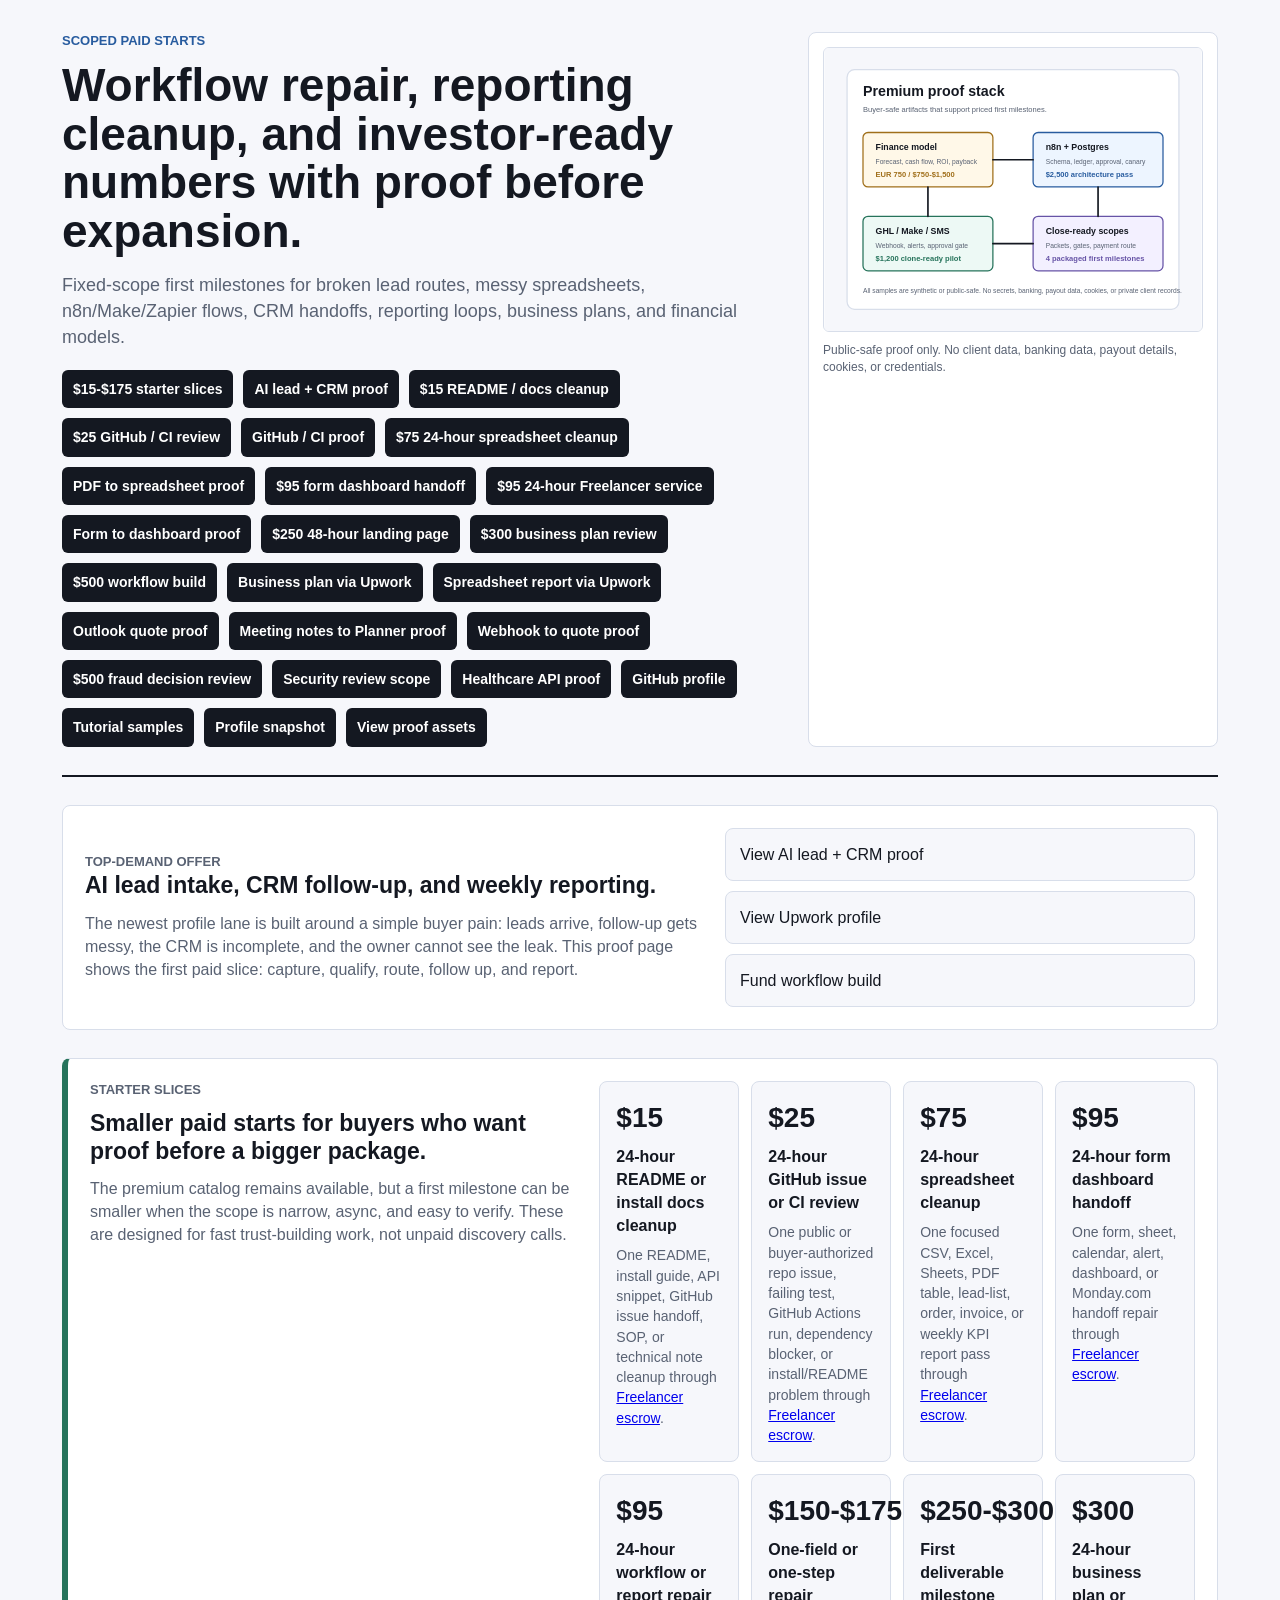
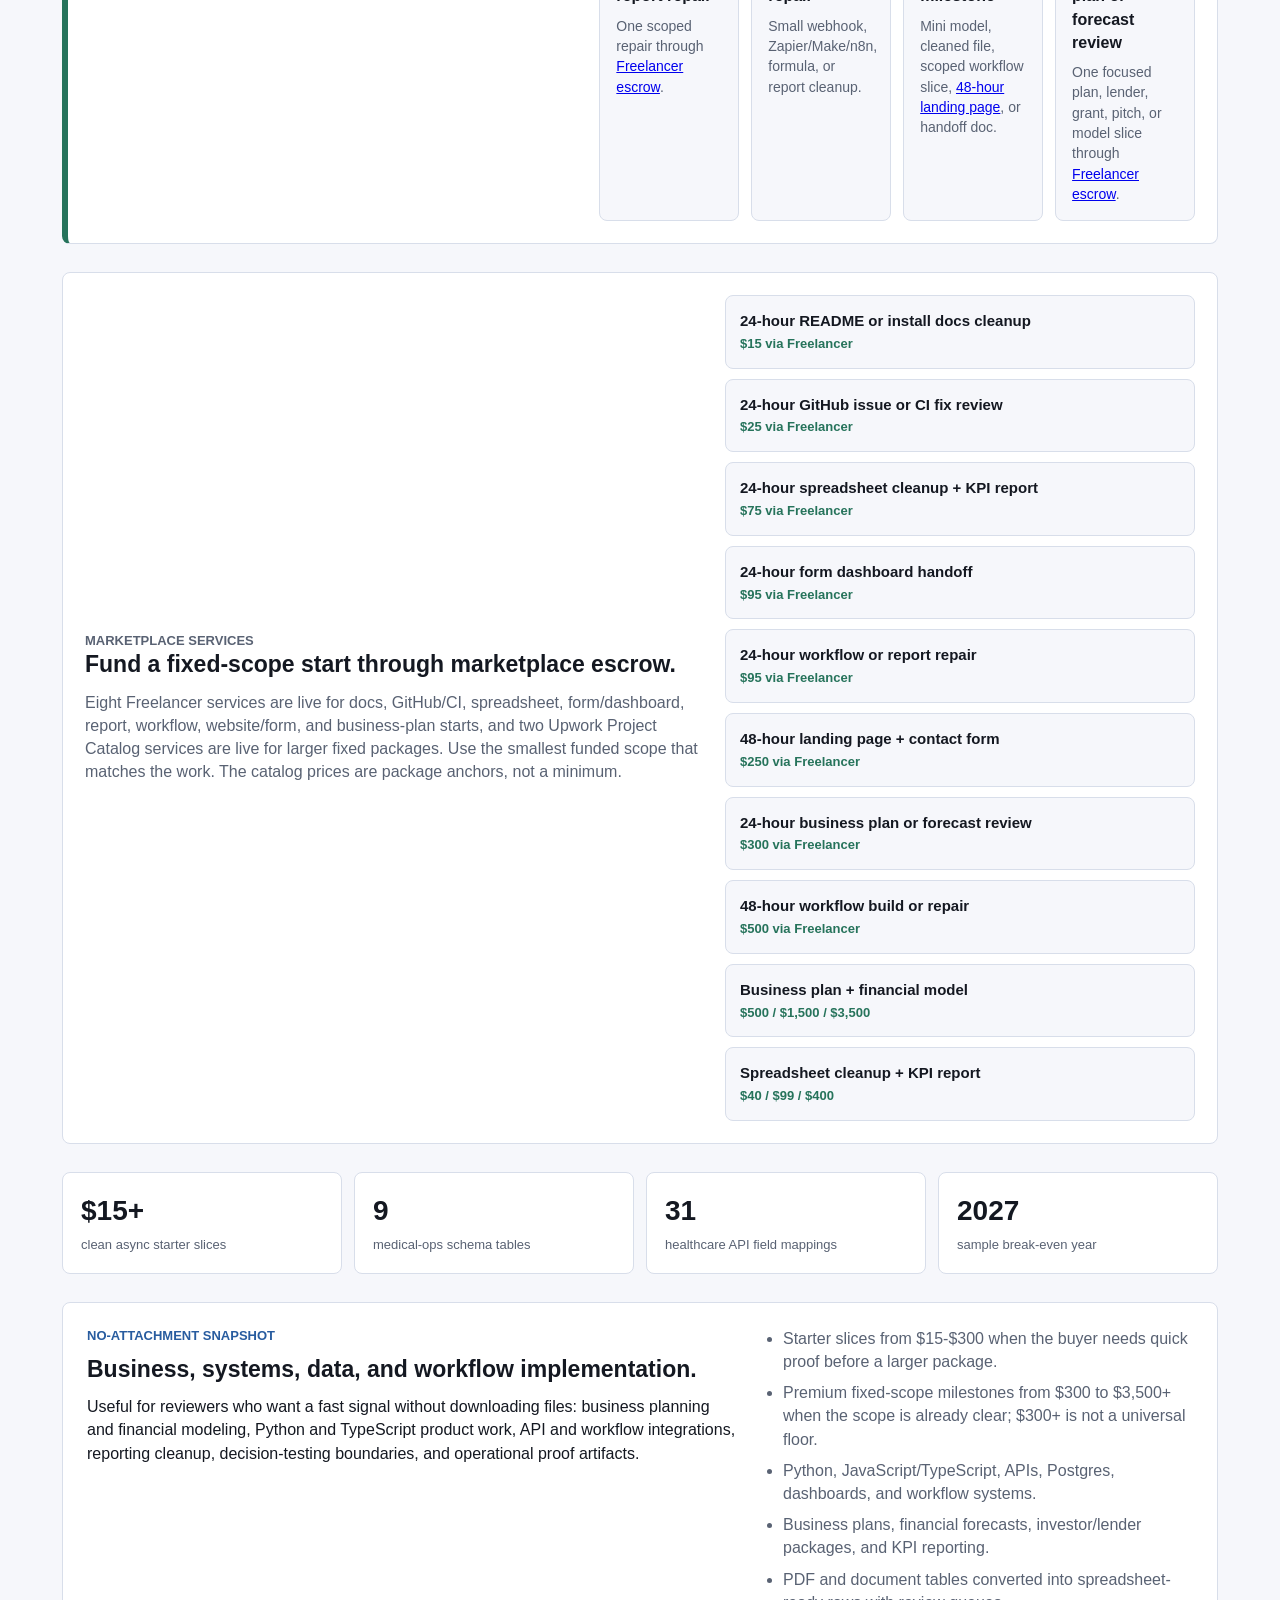
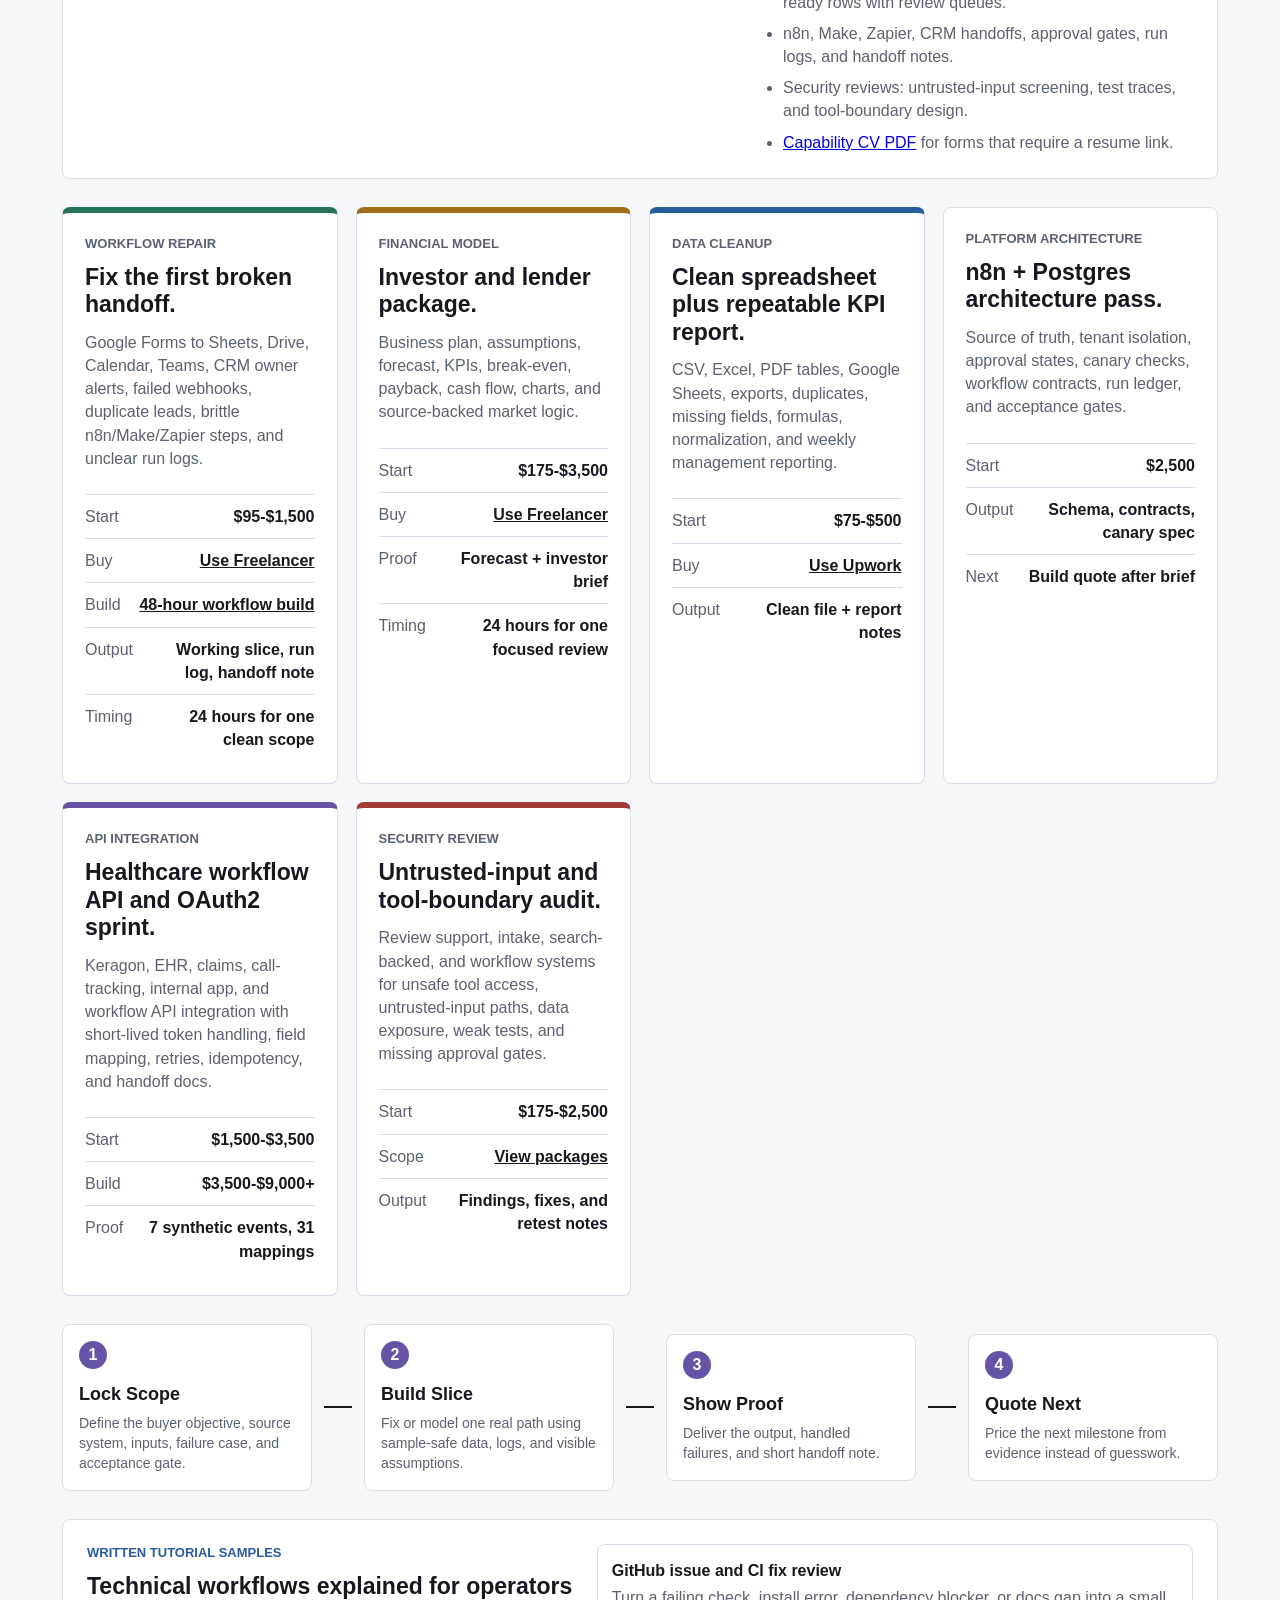
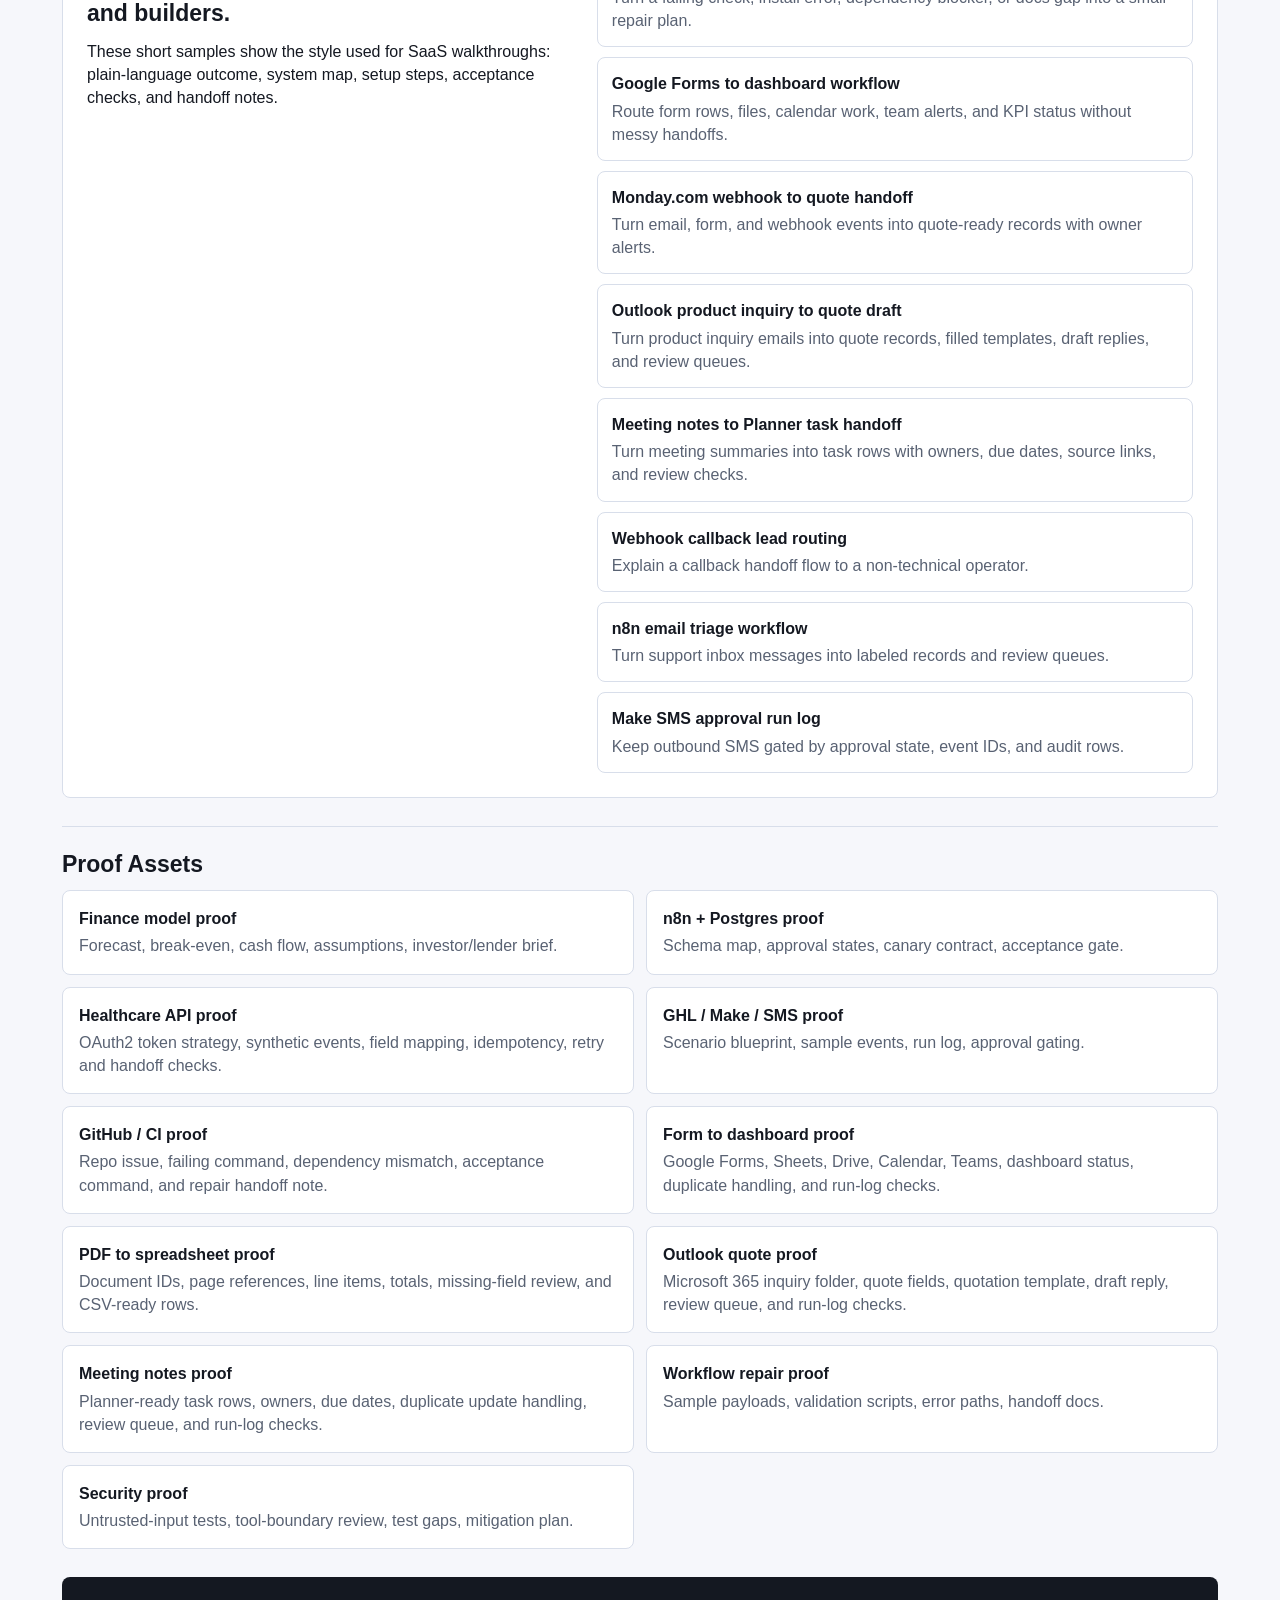
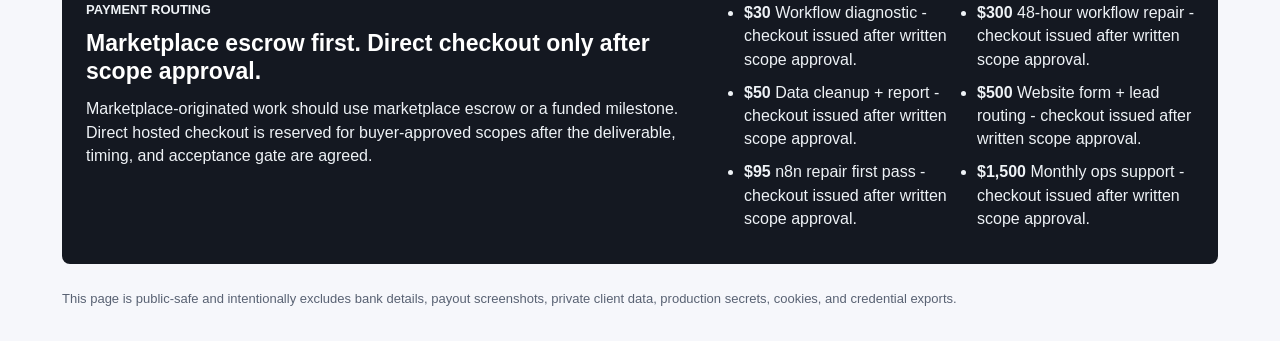
<file: index.html>
<!doctype html>
<html lang="en">
  <head>
    <meta charset="utf-8">
    <meta name="viewport" content="width=device-width, initial-scale=1">
    <meta
      name="description"
      content="Fixed-scope operations, data cleanup, financial modeling, and workflow repair proof hub."
    >
    <title>Scoped Operations Proof Hub</title>
    <link rel="stylesheet" href="styles.css">
  </head>
  <body>
    <main class="page">
      <section class="hero">
        <div class="hero-copy">
          <p class="eyebrow">Scoped paid starts</p>
          <h1>Workflow repair, reporting cleanup, and investor-ready numbers with proof before expansion.</h1>
          <p class="lead">
            Fixed-scope first milestones for broken lead routes, messy spreadsheets, n8n/Make/Zapier flows,
            CRM handoffs, reporting loops, business plans, and financial models.
          </p>
          <div class="hero-actions" aria-label="Start options">
            <a href="#starter-slices">$15-$175 starter slices</a>
            <a href="ai-lead-crm-dashboard-system.html">AI lead + CRM proof</a>
            <a href="https://www.freelancer.com/service/technical_writing/hour-readme-or-install-docs-cleanup?sb=t">$15 README / docs cleanup</a>
            <a href="https://www.freelancer.com/service/github/hour-github-issue-or-ci-fix-review?sb=t">$25 GitHub / CI review</a>
            <a href="tutorials/github-ci-fix-review.html">GitHub / CI proof</a>
            <a href="https://www.freelancer.com/service/excel/hour-spreadsheet-cleanup-and-kpi-report?sb=t">$75 24-hour spreadsheet cleanup</a>
            <a href="tutorials/pdf-to-spreadsheet-extraction.html">PDF to spreadsheet proof</a>
            <a href="https://www.freelancer.com/service/excel/hour-form-dashboard-handoff?sb=t">$95 form dashboard handoff</a>
            <a href="https://www.freelancer.com/service/excel_vba/hour-workflow-or-report-repair?sb=t">$95 24-hour Freelancer service</a>
            <a href="tutorials/google-forms-drive-calendar-dashboard.html">Form to dashboard proof</a>
            <a href="https://www.freelancer.com/service/website_design/hour-landing-page-and-contact-form?sb=t">$250 48-hour landing page</a>
            <a href="https://www.freelancer.com/service/business_plans/hour-business-plan-or-forecast-review?sb=t">$300 business plan review</a>
            <a href="https://www.freelancer.com/service/zapier/hour-workflow-build-or-repair?sb=t">$500 workflow build</a>
            <a href="https://www.upwork.com/services/product/consulting-hr-an-investor-ready-business-plan-and-financial-model-with-forecasts-2057624369756503073">Business plan via Upwork</a>
            <a href="https://www.upwork.com/services/product/marketing-a-cleaned-lead-list-with-a-weekly-sales-report-2057587050076830753">Spreadsheet report via Upwork</a>
            <a href="tutorials/outlook-product-inquiry-to-quote.html">Outlook quote proof</a>
            <a href="tutorials/meeting-notes-planner-handoff.html">Meeting notes to Planner proof</a>
            <a href="tutorials/monday-webhook-email-to-quote.html">Webhook to quote proof</a>
            <a href="fraud-decision-triage.html">$500 fraud decision review</a>
            <a href="security-audit.html">Security review scope</a>
            <a href="#healthcare-api">Healthcare API proof</a>
            <a href="https://github.com/adliebe/adliebe">GitHub profile</a>
            <a href="#tutorials">Tutorial samples</a>
            <a href="#profile">Profile snapshot</a>
            <a href="#proof">View proof assets</a>
          </div>
        </div>
        <figure class="visual-proof">
          <img src="assets/premium-proof-map.svg" alt="Proof map for finance modeling, n8n Postgres architecture, GHL Make SMS workflows, and close-ready scopes">
          <figcaption>Public-safe proof only. No client data, banking data, payout details, cookies, or credentials.</figcaption>
        </figure>
      </section>

      <section class="catalog-strip" aria-label="AI lead and CRM proof">
        <div>
          <p class="tag">Top-demand offer</p>
          <h2>AI lead intake, CRM follow-up, and weekly reporting.</h2>
          <p>
            The newest profile lane is built around a simple buyer pain: leads arrive,
            follow-up gets messy, the CRM is incomplete, and the owner cannot see the leak.
            This proof page shows the first paid slice: capture, qualify, route, follow up,
            and report.
          </p>
        </div>
        <div class="catalog-actions">
          <a href="ai-lead-crm-dashboard-system.html">View AI lead + CRM proof</a>
          <a href="https://www.upwork.com/freelancers/~018eea3c7d53d336d7">View Upwork profile</a>
          <a href="https://www.freelancer.com/service/zapier/hour-workflow-build-or-repair?sb=t">Fund workflow build</a>
        </div>
      </section>

      <section class="starter-strip" id="starter-slices" aria-label="Starter slices">
        <div>
          <p class="tag">Starter slices</p>
          <h2>Smaller paid starts for buyers who want proof before a bigger package.</h2>
          <p>
            The premium catalog remains available, but a first milestone can be smaller when the scope is narrow,
            async, and easy to verify. These are designed for fast trust-building work, not unpaid discovery calls.
          </p>
        </div>
        <div class="starter-grid">
          <article>
            <strong>$15</strong>
            <span>24-hour README or install docs cleanup</span>
            <p>One README, install guide, API snippet, GitHub issue handoff, SOP, or technical note cleanup through <a href="https://www.freelancer.com/service/technical_writing/hour-readme-or-install-docs-cleanup?sb=t">Freelancer escrow</a>.</p>
          </article>
          <article>
            <strong>$25</strong>
            <span>24-hour GitHub issue or CI review</span>
            <p>One public or buyer-authorized repo issue, failing test, GitHub Actions run, dependency blocker, or install/README problem through <a href="https://www.freelancer.com/service/github/hour-github-issue-or-ci-fix-review?sb=t">Freelancer escrow</a>.</p>
          </article>
          <article>
            <strong>$75</strong>
            <span>24-hour spreadsheet cleanup</span>
            <p>One focused CSV, Excel, Sheets, PDF table, lead-list, order, invoice, or weekly KPI report pass through <a href="https://www.freelancer.com/service/excel/hour-spreadsheet-cleanup-and-kpi-report?sb=t">Freelancer escrow</a>.</p>
          </article>
          <article>
            <strong>$95</strong>
            <span>24-hour form dashboard handoff</span>
            <p>One form, sheet, calendar, alert, dashboard, or Monday.com handoff repair through <a href="https://www.freelancer.com/service/excel/hour-form-dashboard-handoff?sb=t">Freelancer escrow</a>.</p>
          </article>
          <article>
            <strong>$95</strong>
            <span>24-hour workflow or report repair</span>
            <p>One scoped repair through <a href="https://www.freelancer.com/service/excel_vba/hour-workflow-or-report-repair?sb=t">Freelancer escrow</a>.</p>
          </article>
          <article>
            <strong>$150-$175</strong>
            <span>One-field or one-step repair</span>
            <p>Small webhook, Zapier/Make/n8n, formula, or report cleanup.</p>
          </article>
          <article>
            <strong>$250-$300</strong>
            <span>First deliverable milestone</span>
            <p>Mini model, cleaned file, scoped workflow slice, <a href="https://www.freelancer.com/service/website_design/hour-landing-page-and-contact-form?sb=t">48-hour landing page</a>, or handoff doc.</p>
          </article>
          <article>
            <strong>$300</strong>
            <span>24-hour business plan or forecast review</span>
            <p>One focused plan, lender, grant, pitch, or model slice through <a href="https://www.freelancer.com/service/business_plans/hour-business-plan-or-forecast-review?sb=t">Freelancer escrow</a>.</p>
          </article>
        </div>
      </section>

      <section class="catalog-strip" aria-label="Approved Upwork services">
        <div>
          <p class="tag">Marketplace services</p>
          <h2>Fund a fixed-scope start through marketplace escrow.</h2>
          <p>
            Eight Freelancer services are live for docs, GitHub/CI, spreadsheet, form/dashboard, report, workflow, website/form, and business-plan starts,
            and two Upwork Project Catalog services are live for larger fixed packages. Use the smallest funded scope that matches the work.
            The catalog prices are package anchors, not a minimum.
          </p>
        </div>
        <div class="catalog-actions">
          <a href="https://www.freelancer.com/service/technical_writing/hour-readme-or-install-docs-cleanup?sb=t">
            <strong>24-hour README or install docs cleanup</strong>
            <span>$15 via Freelancer</span>
          </a>
          <a href="https://www.freelancer.com/service/github/hour-github-issue-or-ci-fix-review?sb=t">
            <strong>24-hour GitHub issue or CI fix review</strong>
            <span>$25 via Freelancer</span>
          </a>
          <a href="https://www.freelancer.com/service/excel/hour-spreadsheet-cleanup-and-kpi-report?sb=t">
            <strong>24-hour spreadsheet cleanup + KPI report</strong>
            <span>$75 via Freelancer</span>
          </a>
          <a href="https://www.freelancer.com/service/excel/hour-form-dashboard-handoff?sb=t">
            <strong>24-hour form dashboard handoff</strong>
            <span>$95 via Freelancer</span>
          </a>
          <a href="https://www.freelancer.com/service/excel_vba/hour-workflow-or-report-repair?sb=t">
            <strong>24-hour workflow or report repair</strong>
            <span>$95 via Freelancer</span>
          </a>
          <a href="https://www.freelancer.com/service/website_design/hour-landing-page-and-contact-form?sb=t">
            <strong>48-hour landing page + contact form</strong>
            <span>$250 via Freelancer</span>
          </a>
          <a href="https://www.freelancer.com/service/business_plans/hour-business-plan-or-forecast-review?sb=t">
            <strong>24-hour business plan or forecast review</strong>
            <span>$300 via Freelancer</span>
          </a>
          <a href="https://www.freelancer.com/service/zapier/hour-workflow-build-or-repair?sb=t">
            <strong>48-hour workflow build or repair</strong>
            <span>$500 via Freelancer</span>
          </a>
          <a href="https://www.upwork.com/services/product/consulting-hr-an-investor-ready-business-plan-and-financial-model-with-forecasts-2057624369756503073">
            <strong>Business plan + financial model</strong>
            <span>$500 / $1,500 / $3,500</span>
          </a>
          <a href="https://www.upwork.com/services/product/marketing-a-cleaned-lead-list-with-a-weekly-sales-report-2057587050076830753">
            <strong>Spreadsheet cleanup + KPI report</strong>
            <span>$40 / $99 / $400</span>
          </a>
        </div>
      </section>

      <section class="metric-row" aria-label="Verified proof metrics">
        <div>
          <span class="metric">$15+</span>
          <span class="label">clean async starter slices</span>
        </div>
        <div>
          <span class="metric">9</span>
          <span class="label">medical-ops schema tables</span>
        </div>
        <div>
          <span class="metric">31</span>
          <span class="label">healthcare API field mappings</span>
        </div>
        <div>
          <span class="metric">2027</span>
          <span class="label">sample break-even year</span>
        </div>
      </section>

      <section class="profile-strip" id="profile" aria-label="Profile snapshot for reviewers">
        <div>
          <p class="tag">No-attachment snapshot</p>
          <h2>Business, systems, data, and workflow implementation.</h2>
          <p>
            Useful for reviewers who want a fast signal without downloading files:
            business planning and financial modeling, Python and TypeScript product work,
            API and workflow integrations, reporting cleanup, decision-testing boundaries,
            and operational proof artifacts.
          </p>
        </div>
        <ul>
          <li>Starter slices from $15-$300 when the buyer needs quick proof before a larger package.</li>
          <li>Premium fixed-scope milestones from $300 to $3,500+ when the scope is already clear; $300+ is not a universal floor.</li>
          <li>Python, JavaScript/TypeScript, APIs, Postgres, dashboards, and workflow systems.</li>
          <li>Business plans, financial forecasts, investor/lender packages, and KPI reporting.</li>
          <li>PDF and document tables converted into spreadsheet-ready rows with review queues.</li>
          <li>n8n, Make, Zapier, CRM handoffs, approval gates, run logs, and handoff notes.</li>
          <li>Security reviews: untrusted-input screening, test traces, and tool-boundary design.</li>
          <li><a href="business-systems-capability-cv.pdf">Capability CV PDF</a> for forms that require a resume link.</li>
        </ul>
      </section>

      <section class="offer-grid" aria-label="Fixed-scope services">
        <article class="proof-card workflow-card">
          <p class="tag">Workflow repair</p>
          <h2>Fix the first broken handoff.</h2>
          <p>
            Google Forms to Sheets, Drive, Calendar, Teams, CRM owner alerts, failed webhooks,
            duplicate leads, brittle n8n/Make/Zapier steps, and unclear run logs.
          </p>
          <dl>
            <div><dt>Start</dt><dd>$95-$1,500</dd></div>
            <div><dt>Buy</dt><dd><a href="https://www.freelancer.com/service/excel_vba/hour-workflow-or-report-repair?sb=t">Use Freelancer</a></dd></div>
            <div><dt>Build</dt><dd><a href="https://www.freelancer.com/service/zapier/hour-workflow-build-or-repair?sb=t">48-hour workflow build</a></dd></div>
            <div><dt>Output</dt><dd>Working slice, run log, handoff note</dd></div>
            <div><dt>Timing</dt><dd>24 hours for one clean scope</dd></div>
          </dl>
        </article>

        <article class="proof-card finance-card">
          <p class="tag">Financial model</p>
          <h2>Investor and lender package.</h2>
          <p>
            Business plan, assumptions, forecast, KPIs, break-even, payback, cash flow,
            charts, and source-backed market logic.
          </p>
          <dl>
            <div><dt>Start</dt><dd>$175-$3,500</dd></div>
            <div><dt>Buy</dt><dd><a href="https://www.freelancer.com/service/business_plans/hour-business-plan-or-forecast-review?sb=t">Use Freelancer</a></dd></div>
            <div><dt>Proof</dt><dd>Forecast + investor brief</dd></div>
            <div><dt>Timing</dt><dd>24 hours for one focused review</dd></div>
          </dl>
        </article>

        <article class="proof-card platform-card">
          <p class="tag">Data cleanup</p>
          <h2>Clean spreadsheet plus repeatable KPI report.</h2>
          <p>
            CSV, Excel, PDF tables, Google Sheets, exports, duplicates, missing fields, formulas,
            normalization, and weekly management reporting.
          </p>
          <dl>
            <div><dt>Start</dt><dd>$75-$500</dd></div>
            <div><dt>Buy</dt><dd><a href="https://www.upwork.com/services/product/marketing-a-cleaned-lead-list-with-a-weekly-sales-report-2057587050076830753">Use Upwork</a></dd></div>
            <div><dt>Output</dt><dd>Clean file + report notes</dd></div>
          </dl>
        </article>

        <article class="proof-card">
          <p class="tag">Platform architecture</p>
          <h2>n8n + Postgres architecture pass.</h2>
          <p>
            Source of truth, tenant isolation, approval states, canary checks, workflow contracts,
            run ledger, and acceptance gates.
          </p>
          <dl>
            <div><dt>Start</dt><dd>$2,500</dd></div>
            <div><dt>Output</dt><dd>Schema, contracts, canary spec</dd></div>
            <div><dt>Next</dt><dd>Build quote after brief</dd></div>
          </dl>
        </article>

        <article class="proof-card api-card" id="healthcare-api">
          <p class="tag">API integration</p>
          <h2>Healthcare workflow API and OAuth2 sprint.</h2>
          <p>
            Keragon, EHR, claims, call-tracking, internal app, and workflow API integration
            with short-lived token handling, field mapping, retries, idempotency, and handoff docs.
          </p>
          <dl>
            <div><dt>Start</dt><dd>$1,500-$3,500</dd></div>
            <div><dt>Build</dt><dd>$3,500-$9,000+</dd></div>
            <div><dt>Proof</dt><dd>7 synthetic events, 31 mappings</dd></div>
          </dl>
        </article>

        <article class="proof-card security-card">
          <p class="tag">Security review</p>
          <h2>Untrusted-input and tool-boundary audit.</h2>
          <p>
            Review support, intake, search-backed, and workflow systems for unsafe tool access,
            untrusted-input paths, data exposure, weak tests, and missing approval gates.
          </p>
          <dl>
            <div><dt>Start</dt><dd>$175-$2,500</dd></div>
            <div><dt>Scope</dt><dd><a href="security-audit.html">View packages</a></dd></div>
            <div><dt>Output</dt><dd>Findings, fixes, and retest notes</dd></div>
          </dl>
        </article>
      </section>

      <section class="workflow" aria-label="Delivery structure">
        <div class="flow-step">
          <span>1</span>
          <strong>Lock Scope</strong>
          <p>Define the buyer objective, source system, inputs, failure case, and acceptance gate.</p>
        </div>
        <div class="flow-line"></div>
        <div class="flow-step">
          <span>2</span>
          <strong>Build Slice</strong>
          <p>Fix or model one real path using sample-safe data, logs, and visible assumptions.</p>
        </div>
        <div class="flow-line"></div>
        <div class="flow-step">
          <span>3</span>
          <strong>Show Proof</strong>
          <p>Deliver the output, handled failures, and short handoff note.</p>
        </div>
        <div class="flow-line"></div>
        <div class="flow-step">
          <span>4</span>
          <strong>Quote Next</strong>
          <p>Price the next milestone from evidence instead of guesswork.</p>
        </div>
      </section>

      <section class="tutorial-strip" id="tutorials" aria-label="Written tutorial samples">
        <div>
          <p class="tag">Written tutorial samples</p>
          <h2>Technical workflows explained for operators and builders.</h2>
          <p>
            These short samples show the style used for SaaS walkthroughs: plain-language outcome,
            system map, setup steps, acceptance checks, and handoff notes.
          </p>
        </div>
        <div class="tutorial-list">
          <a href="tutorials/github-ci-fix-review.html">
            <strong>GitHub issue and CI fix review</strong>
            <span>Turn a failing check, install error, dependency blocker, or docs gap into a small repair plan.</span>
          </a>
          <a href="tutorials/google-forms-drive-calendar-dashboard.html">
            <strong>Google Forms to dashboard workflow</strong>
            <span>Route form rows, files, calendar work, team alerts, and KPI status without messy handoffs.</span>
          </a>
          <a href="tutorials/monday-webhook-email-to-quote.html">
            <strong>Monday.com webhook to quote handoff</strong>
            <span>Turn email, form, and webhook events into quote-ready records with owner alerts.</span>
          </a>
          <a href="tutorials/outlook-product-inquiry-to-quote.html">
            <strong>Outlook product inquiry to quote draft</strong>
            <span>Turn product inquiry emails into quote records, filled templates, draft replies, and review queues.</span>
          </a>
          <a href="tutorials/meeting-notes-planner-handoff.html">
            <strong>Meeting notes to Planner task handoff</strong>
            <span>Turn meeting summaries into task rows with owners, due dates, source links, and review checks.</span>
          </a>
          <a href="tutorials/webhook-callback-lead-routing.html">
            <strong>Webhook callback lead routing</strong>
            <span>Explain a callback handoff flow to a non-technical operator.</span>
          </a>
          <a href="tutorials/n8n-email-triage-workflow.html">
            <strong>n8n email triage workflow</strong>
            <span>Turn support inbox messages into labeled records and review queues.</span>
          </a>
          <a href="tutorials/make-sms-approval-run-log.html">
            <strong>Make SMS approval run log</strong>
            <span>Keep outbound SMS gated by approval state, event IDs, and audit rows.</span>
          </a>
        </div>
      </section>

      <section class="proof-table" id="proof" aria-label="Proof assets">
        <h2>Proof Assets</h2>
        <div class="table-grid">
          <p><strong>Finance model proof</strong><span>Forecast, break-even, cash flow, assumptions, investor/lender brief.</span></p>
          <p><strong>n8n + Postgres proof</strong><span>Schema map, approval states, canary contract, acceptance gate.</span></p>
          <p><strong>Healthcare API proof</strong><span>OAuth2 token strategy, synthetic events, field mapping, idempotency, retry and handoff checks.</span></p>
          <p><strong>GHL / Make / SMS proof</strong><span>Scenario blueprint, sample events, run log, approval gating.</span></p>
          <p><strong>GitHub / CI proof</strong><span>Repo issue, failing command, dependency mismatch, acceptance command, and repair handoff note.</span></p>
          <p><strong>Form to dashboard proof</strong><span>Google Forms, Sheets, Drive, Calendar, Teams, dashboard status, duplicate handling, and run-log checks.</span></p>
          <p><strong>PDF to spreadsheet proof</strong><span>Document IDs, page references, line items, totals, missing-field review, and CSV-ready rows.</span></p>
          <p><strong>Outlook quote proof</strong><span>Microsoft 365 inquiry folder, quote fields, quotation template, draft reply, review queue, and run-log checks.</span></p>
          <p><strong>Meeting notes proof</strong><span>Planner-ready task rows, owners, due dates, duplicate update handling, review queue, and run-log checks.</span></p>
          <p><strong>Workflow repair proof</strong><span>Sample payloads, validation scripts, error paths, handoff docs.</span></p>
          <p><strong>Security proof</strong><span>Untrusted-input tests, tool-boundary review, test gaps, mitigation plan.</span></p>
        </div>
      </section>

      <section class="package-strip" id="payment-routing">
        <div>
          <p class="tag">Payment routing</p>
          <h2>Marketplace escrow first. Direct checkout only after scope approval.</h2>
          <p>
            Marketplace-originated work should use marketplace escrow or a funded milestone. Direct hosted checkout
            is reserved for buyer-approved scopes after the deliverable, timing, and acceptance gate are agreed.
          </p>
        </div>
        <ul class="checkout-list" aria-label="Direct payment scopes">
          <li><strong>$30</strong> Workflow diagnostic - checkout issued after written scope approval.</li>
          <li><strong>$50</strong> Data cleanup + report - checkout issued after written scope approval.</li>
          <li><strong>$95</strong> n8n repair first pass - checkout issued after written scope approval.</li>
          <li><strong>$300</strong> 48-hour workflow repair - checkout issued after written scope approval.</li>
          <li><strong>$500</strong> Website form + lead routing - checkout issued after written scope approval.</li>
          <li><strong>$1,500</strong> Monthly ops support - checkout issued after written scope approval.</li>
        </ul>
      </section>

      <footer>
        This page is public-safe and intentionally excludes bank details, payout screenshots,
        private client data, production secrets, cookies, and credential exports.
      </footer>
    </main>
  </body>
</html>
</file>
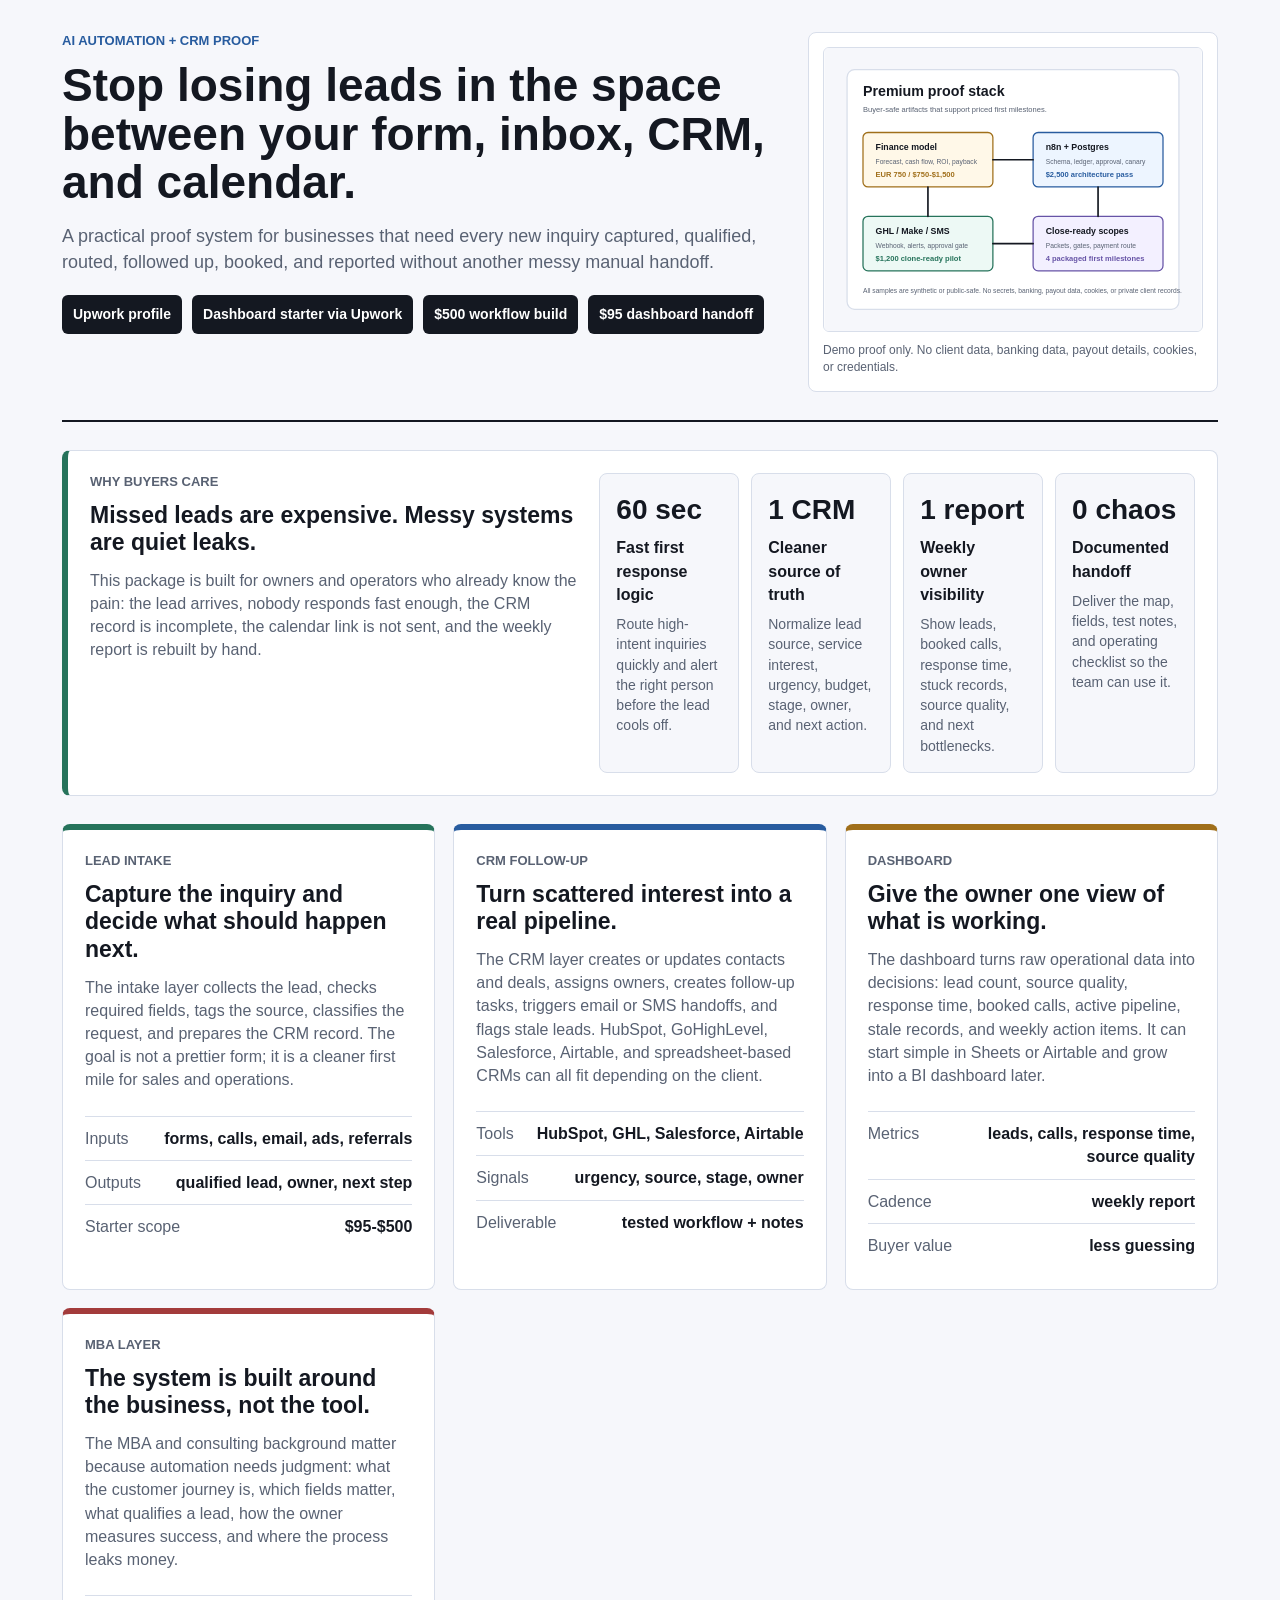
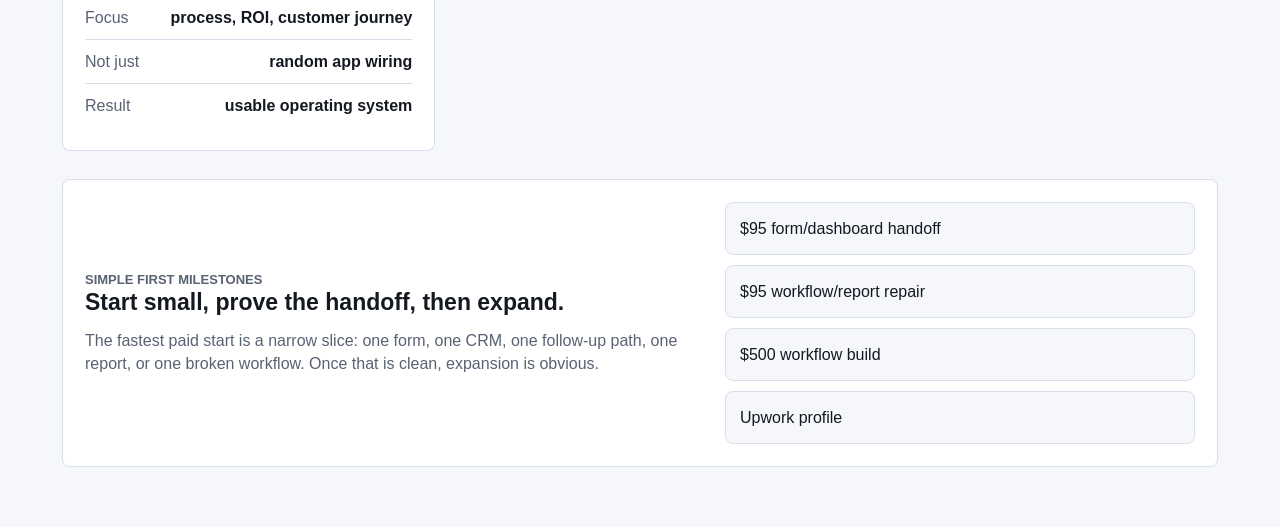
<file: ai-lead-crm-dashboard-system.html>
<!doctype html>
<html lang="en">
  <head>
    <meta charset="utf-8">
    <meta name="viewport" content="width=device-width, initial-scale=1">
    <meta
      name="description"
      content="AI lead intake, CRM follow-up, dashboard, and workflow automation proof for small business revenue operations."
    >
    <title>AI Lead Intake, CRM Follow-Up, and Dashboard System</title>
    <link rel="stylesheet" href="styles.css">
  </head>
  <body>
    <main class="page">
      <section class="hero">
        <div class="hero-copy">
          <p class="eyebrow">AI automation + CRM proof</p>
          <h1>Stop losing leads in the space between your form, inbox, CRM, and calendar.</h1>
          <p class="lead">
            A practical proof system for businesses that need every new inquiry captured, qualified,
            routed, followed up, booked, and reported without another messy manual handoff.
          </p>
          <div class="hero-actions" aria-label="Start options">
            <a href="https://www.upwork.com/freelancers/~018eea3c7d53d336d7">Upwork profile</a>
            <a href="https://www.upwork.com/services/product/marketing-a-cleaned-lead-list-with-a-weekly-sales-report-2057587050076830753">Dashboard starter via Upwork</a>
            <a href="https://www.freelancer.com/service/zapier/hour-workflow-build-or-repair?sb=t">$500 workflow build</a>
            <a href="https://www.freelancer.com/service/excel/hour-form-dashboard-handoff?sb=t">$95 dashboard handoff</a>
          </div>
        </div>
        <figure class="visual-proof">
          <img src="assets/premium-proof-map.svg" alt="Workflow proof map for lead intake, CRM follow-up, reporting, and handoff systems">
          <figcaption>Demo proof only. No client data, banking data, payout details, cookies, or credentials.</figcaption>
        </figure>
      </section>

      <section class="starter-strip" aria-label="Why this system gets bought">
        <div>
          <p class="tag">Why buyers care</p>
          <h2>Missed leads are expensive. Messy systems are quiet leaks.</h2>
          <p>
            This package is built for owners and operators who already know the pain:
            the lead arrives, nobody responds fast enough, the CRM record is incomplete,
            the calendar link is not sent, and the weekly report is rebuilt by hand.
          </p>
        </div>
        <div class="starter-grid">
          <article>
            <strong>60 sec</strong>
            <span>Fast first response logic</span>
            <p>Route high-intent inquiries quickly and alert the right person before the lead cools off.</p>
          </article>
          <article>
            <strong>1 CRM</strong>
            <span>Cleaner source of truth</span>
            <p>Normalize lead source, service interest, urgency, budget, stage, owner, and next action.</p>
          </article>
          <article>
            <strong>1 report</strong>
            <span>Weekly owner visibility</span>
            <p>Show leads, booked calls, response time, stuck records, source quality, and next bottlenecks.</p>
          </article>
          <article>
            <strong>0 chaos</strong>
            <span>Documented handoff</span>
            <p>Deliver the map, fields, test notes, and operating checklist so the team can use it.</p>
          </article>
        </div>
      </section>

      <section class="proof-grid" id="proof">
        <article class="proof-card workflow-card">
          <p class="tag">Lead intake</p>
          <h2>Capture the inquiry and decide what should happen next.</h2>
          <p>
            The intake layer collects the lead, checks required fields, tags the source,
            classifies the request, and prepares the CRM record. The goal is not a prettier form;
            it is a cleaner first mile for sales and operations.
          </p>
          <dl>
            <div><dt>Inputs</dt><dd>forms, calls, email, ads, referrals</dd></div>
            <div><dt>Outputs</dt><dd>qualified lead, owner, next step</dd></div>
            <div><dt>Starter scope</dt><dd>$95-$500</dd></div>
          </dl>
        </article>

        <article class="proof-card platform-card">
          <p class="tag">CRM follow-up</p>
          <h2>Turn scattered interest into a real pipeline.</h2>
          <p>
            The CRM layer creates or updates contacts and deals, assigns owners, creates follow-up tasks,
            triggers email or SMS handoffs, and flags stale leads. HubSpot, GoHighLevel, Salesforce,
            Airtable, and spreadsheet-based CRMs can all fit depending on the client.
          </p>
          <dl>
            <div><dt>Tools</dt><dd>HubSpot, GHL, Salesforce, Airtable</dd></div>
            <div><dt>Signals</dt><dd>urgency, source, stage, owner</dd></div>
            <div><dt>Deliverable</dt><dd>tested workflow + notes</dd></div>
          </dl>
        </article>

        <article class="proof-card finance-card">
          <p class="tag">Dashboard</p>
          <h2>Give the owner one view of what is working.</h2>
          <p>
            The dashboard turns raw operational data into decisions: lead count, source quality,
            response time, booked calls, active pipeline, stale records, and weekly action items.
            It can start simple in Sheets or Airtable and grow into a BI dashboard later.
          </p>
          <dl>
            <div><dt>Metrics</dt><dd>leads, calls, response time, source quality</dd></div>
            <div><dt>Cadence</dt><dd>weekly report</dd></div>
            <div><dt>Buyer value</dt><dd>less guessing</dd></div>
          </dl>
        </article>

        <article class="proof-card security-card">
          <p class="tag">MBA layer</p>
          <h2>The system is built around the business, not the tool.</h2>
          <p>
            The MBA and consulting background matter because automation needs judgment:
            what the customer journey is, which fields matter, what qualifies a lead,
            how the owner measures success, and where the process leaks money.
          </p>
          <dl>
            <div><dt>Focus</dt><dd>process, ROI, customer journey</dd></div>
            <div><dt>Not just</dt><dd>random app wiring</dd></div>
            <div><dt>Result</dt><dd>usable operating system</dd></div>
          </dl>
        </article>
      </section>

      <section class="catalog-strip" aria-label="Simple first milestones">
        <div>
          <p class="tag">Simple first milestones</p>
          <h2>Start small, prove the handoff, then expand.</h2>
          <p>
            The fastest paid start is a narrow slice: one form, one CRM, one follow-up path,
            one report, or one broken workflow. Once that is clean, expansion is obvious.
          </p>
        </div>
        <div class="catalog-actions">
          <a href="https://www.freelancer.com/service/excel/hour-form-dashboard-handoff?sb=t">
            $95 form/dashboard handoff
          </a>
          <a href="https://www.freelancer.com/service/excel_vba/hour-workflow-or-report-repair?sb=t">
            $95 workflow/report repair
          </a>
          <a href="https://www.freelancer.com/service/zapier/hour-workflow-build-or-repair?sb=t">
            $500 workflow build
          </a>
          <a href="https://www.upwork.com/freelancers/~018eea3c7d53d336d7">
            Upwork profile
          </a>
        </div>
      </section>
    </main>
  </body>
</html>
</file>
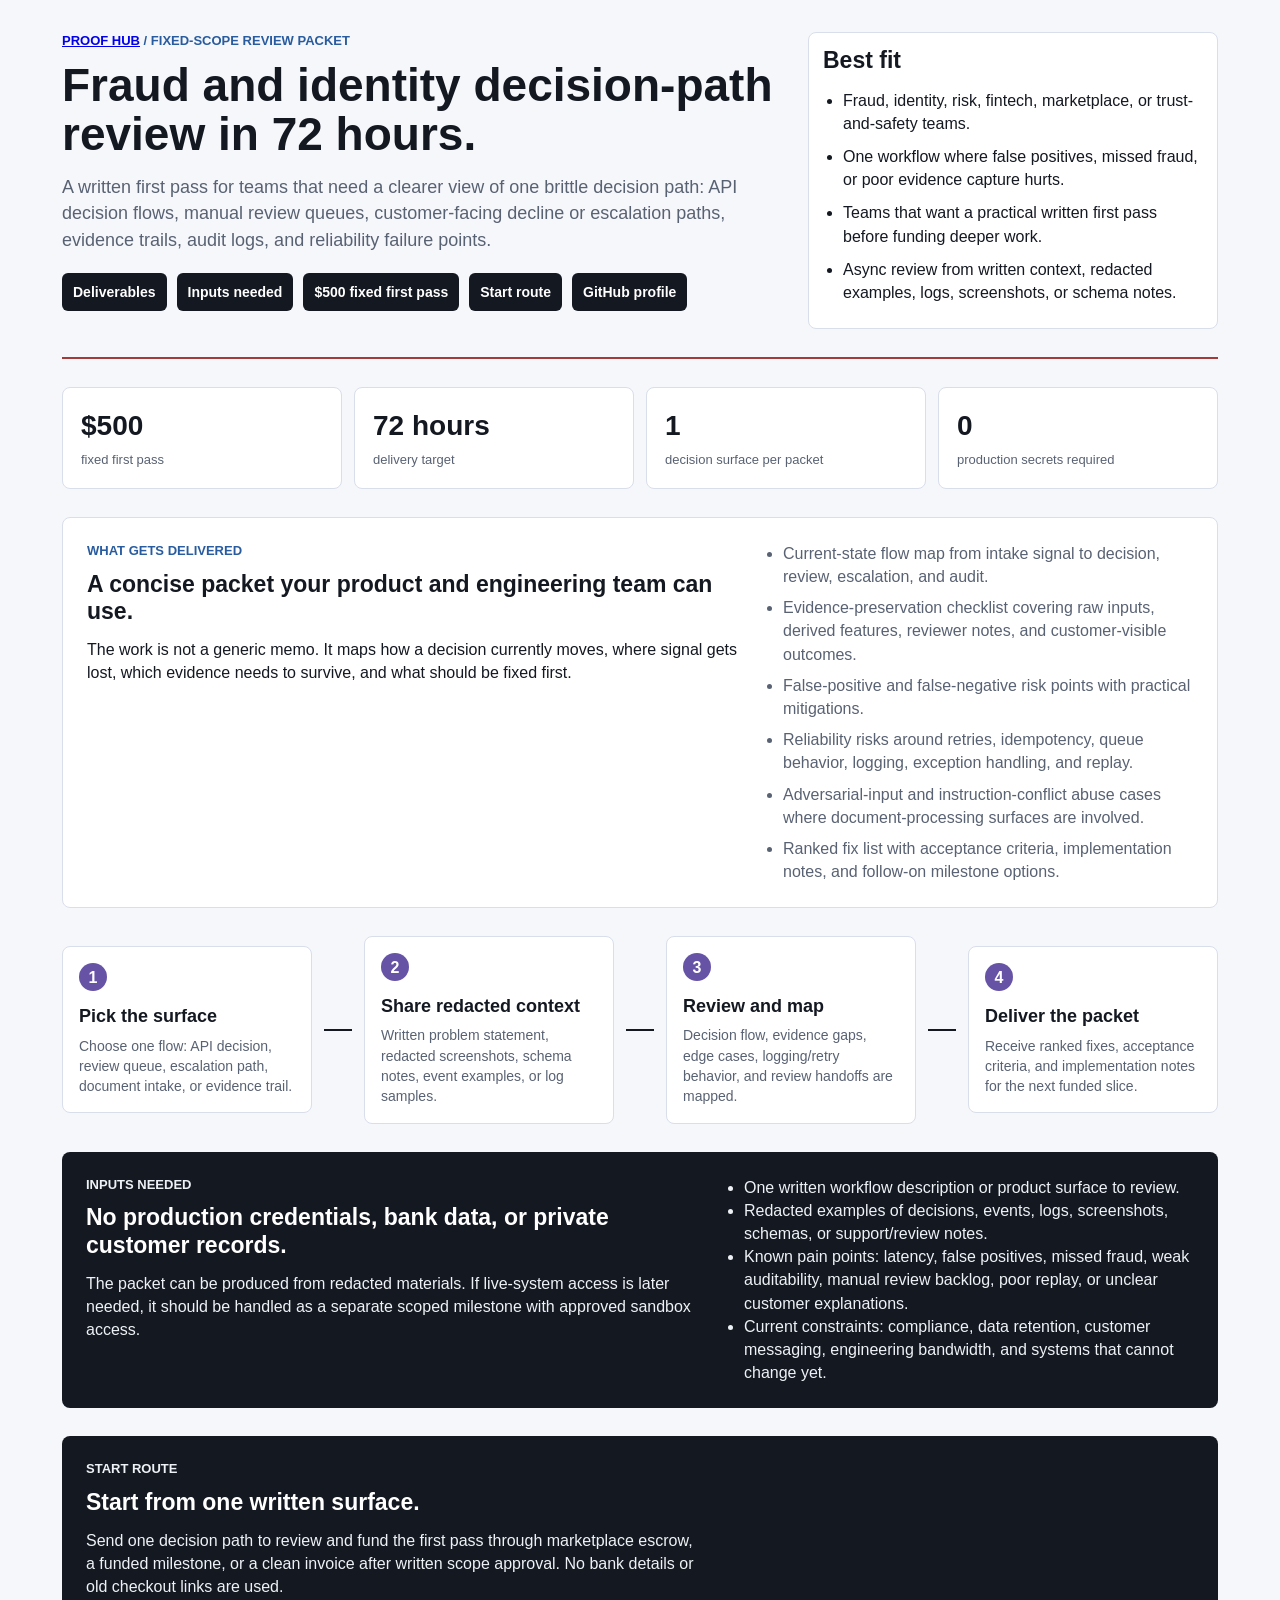
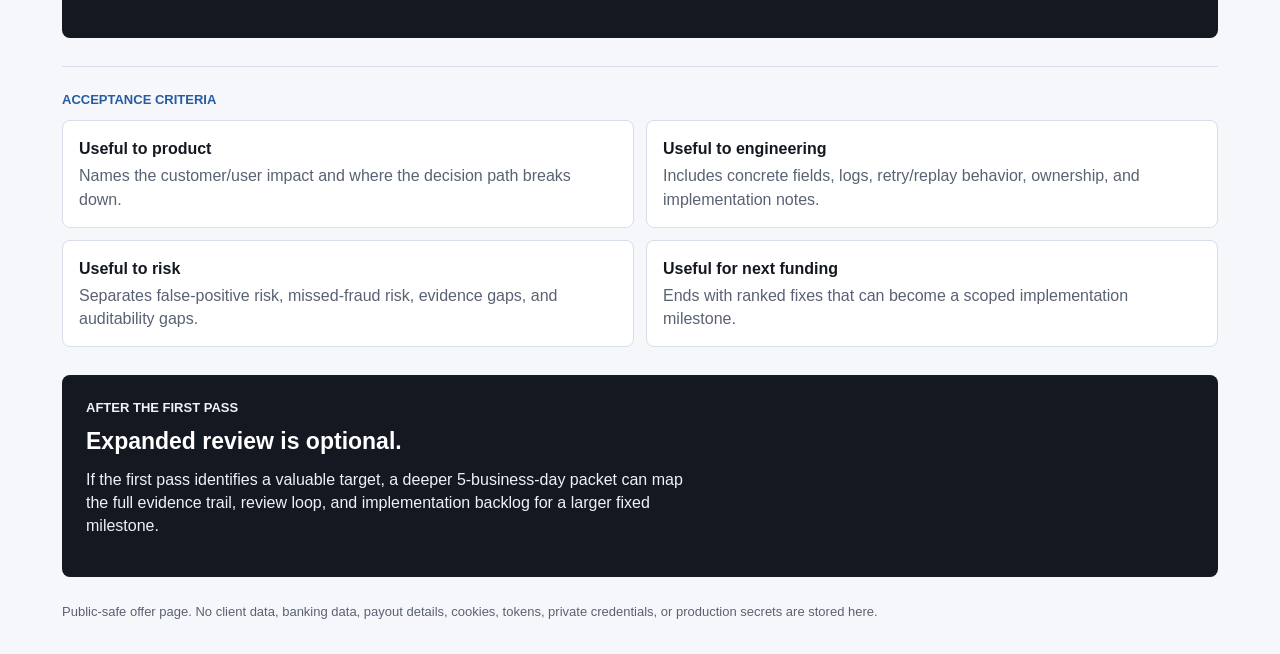
<file: fraud-decision-triage.html>
<!doctype html>
<html lang="en">
  <head>
    <meta charset="utf-8">
    <meta name="viewport" content="width=device-width, initial-scale=1">
    <meta
      name="description"
      content="A fixed-scope fraud and identity decision-path review for API decisions, review queues, evidence trails, and reliability risks."
    >
    <title>Fraud Decision Surface Triage</title>
    <link rel="stylesheet" href="styles.css">
  </head>
  <body>
    <main class="page">
      <section class="hero security-hero buyer-hero">
        <div class="hero-copy">
          <p class="eyebrow"><a href="index.html">Proof hub</a> / Fixed-scope review packet</p>
          <h1>Fraud and identity decision-path review in 72 hours.</h1>
          <p class="lead">
            A written first pass for teams that need a clearer view of one brittle decision path:
            API decision flows, manual review queues, customer-facing decline or escalation paths,
            evidence trails, audit logs, and reliability failure points.
          </p>
          <div class="hero-actions" aria-label="Package anchors">
            <a href="#deliverables">Deliverables</a>
            <a href="#inputs">Inputs needed</a>
            <a href="#price">$500 fixed first pass</a>
            <a href="#start">Start route</a>
            <a href="https://github.com/adliebe/adliebe">GitHub profile</a>
          </div>
        </div>
        <aside class="visual-proof buyer-aside" aria-label="Best fit">
          <h2>Best fit</h2>
          <ul>
            <li>Fraud, identity, risk, fintech, marketplace, or trust-and-safety teams.</li>
            <li>One workflow where false positives, missed fraud, or poor evidence capture hurts.</li>
            <li>Teams that want a practical written first pass before funding deeper work.</li>
            <li>Async review from written context, redacted examples, logs, screenshots, or schema notes.</li>
          </ul>
        </aside>
      </section>

      <section class="metric-row" aria-label="Package facts" id="price">
        <div>
          <span class="metric">$500</span>
          <span class="label">fixed first pass</span>
        </div>
        <div>
          <span class="metric">72 hours</span>
          <span class="label">delivery target</span>
        </div>
        <div>
          <span class="metric">1</span>
          <span class="label">decision surface per packet</span>
        </div>
        <div>
          <span class="metric">0</span>
          <span class="label">production secrets required</span>
        </div>
      </section>

      <section class="profile-strip" id="deliverables" aria-label="Deliverables">
        <div>
          <p class="tag">What gets delivered</p>
          <h2>A concise packet your product and engineering team can use.</h2>
          <p>
            The work is not a generic memo. It maps how a decision currently moves,
            where signal gets lost, which evidence needs to survive, and what should be fixed first.
          </p>
        </div>
        <ul>
          <li>Current-state flow map from intake signal to decision, review, escalation, and audit.</li>
          <li>Evidence-preservation checklist covering raw inputs, derived features, reviewer notes, and customer-visible outcomes.</li>
          <li>False-positive and false-negative risk points with practical mitigations.</li>
          <li>Reliability risks around retries, idempotency, queue behavior, logging, exception handling, and replay.</li>
          <li>Adversarial-input and instruction-conflict abuse cases where document-processing surfaces are involved.</li>
          <li>Ranked fix list with acceptance criteria, implementation notes, and follow-on milestone options.</li>
        </ul>
      </section>

      <section class="workflow" aria-label="Triage workflow">
        <div class="flow-step">
          <span>1</span>
          <strong>Pick the surface</strong>
          <p>Choose one flow: API decision, review queue, escalation path, document intake, or evidence trail.</p>
        </div>
        <div class="flow-line"></div>
        <div class="flow-step">
          <span>2</span>
          <strong>Share redacted context</strong>
          <p>Written problem statement, redacted screenshots, schema notes, event examples, or log samples.</p>
        </div>
        <div class="flow-line"></div>
        <div class="flow-step">
          <span>3</span>
          <strong>Review and map</strong>
          <p>Decision flow, evidence gaps, edge cases, logging/retry behavior, and review handoffs are mapped.</p>
        </div>
        <div class="flow-line"></div>
        <div class="flow-step">
          <span>4</span>
          <strong>Deliver the packet</strong>
          <p>Receive ranked fixes, acceptance criteria, and implementation notes for the next funded slice.</p>
        </div>
      </section>

      <section class="package-strip" id="inputs" aria-label="Inputs and boundaries">
        <div>
          <p class="tag">Inputs needed</p>
          <h2>No production credentials, bank data, or private customer records.</h2>
          <p>
            The packet can be produced from redacted materials. If live-system access is later needed,
            it should be handled as a separate scoped milestone with approved sandbox access.
          </p>
        </div>
        <ul>
          <li>One written workflow description or product surface to review.</li>
          <li>Redacted examples of decisions, events, logs, screenshots, schemas, or support/review notes.</li>
          <li>Known pain points: latency, false positives, missed fraud, weak auditability, manual review backlog, poor replay, or unclear customer explanations.</li>
          <li>Current constraints: compliance, data retention, customer messaging, engineering bandwidth, and systems that cannot change yet.</li>
        </ul>
      </section>

      <section class="package-strip" id="start" aria-label="Start route">
        <div>
          <p class="tag">Start route</p>
          <h2>Start from one written surface.</h2>
          <p>
            Send one decision path to review and fund the first pass through marketplace escrow,
            a funded milestone, or a clean invoice after written scope approval. No bank details
            or old checkout links are used.
          </p>
        </div>
      </section>

      <section class="proof-table" aria-label="Acceptance criteria">
        <p class="tag">Acceptance criteria</p>
        <div class="table-grid">
          <p><strong>Useful to product</strong><span>Names the customer/user impact and where the decision path breaks down.</span></p>
          <p><strong>Useful to engineering</strong><span>Includes concrete fields, logs, retry/replay behavior, ownership, and implementation notes.</span></p>
          <p><strong>Useful to risk</strong><span>Separates false-positive risk, missed-fraud risk, evidence gaps, and auditability gaps.</span></p>
          <p><strong>Useful for next funding</strong><span>Ends with ranked fixes that can become a scoped implementation milestone.</span></p>
        </div>
      </section>

      <section class="package-strip" aria-label="Expansion option">
        <div>
          <p class="tag">After the first pass</p>
          <h2>Expanded review is optional.</h2>
          <p>
            If the first pass identifies a valuable target, a deeper 5-business-day packet can map the
            full evidence trail, review loop, and implementation backlog for a larger fixed milestone.
          </p>
        </div>
      </section>

      <footer>
        Public-safe offer page. No client data, banking data, payout details, cookies, tokens, private credentials, or production secrets are stored here.
      </footer>
    </main>
  </body>
</html>
</file>
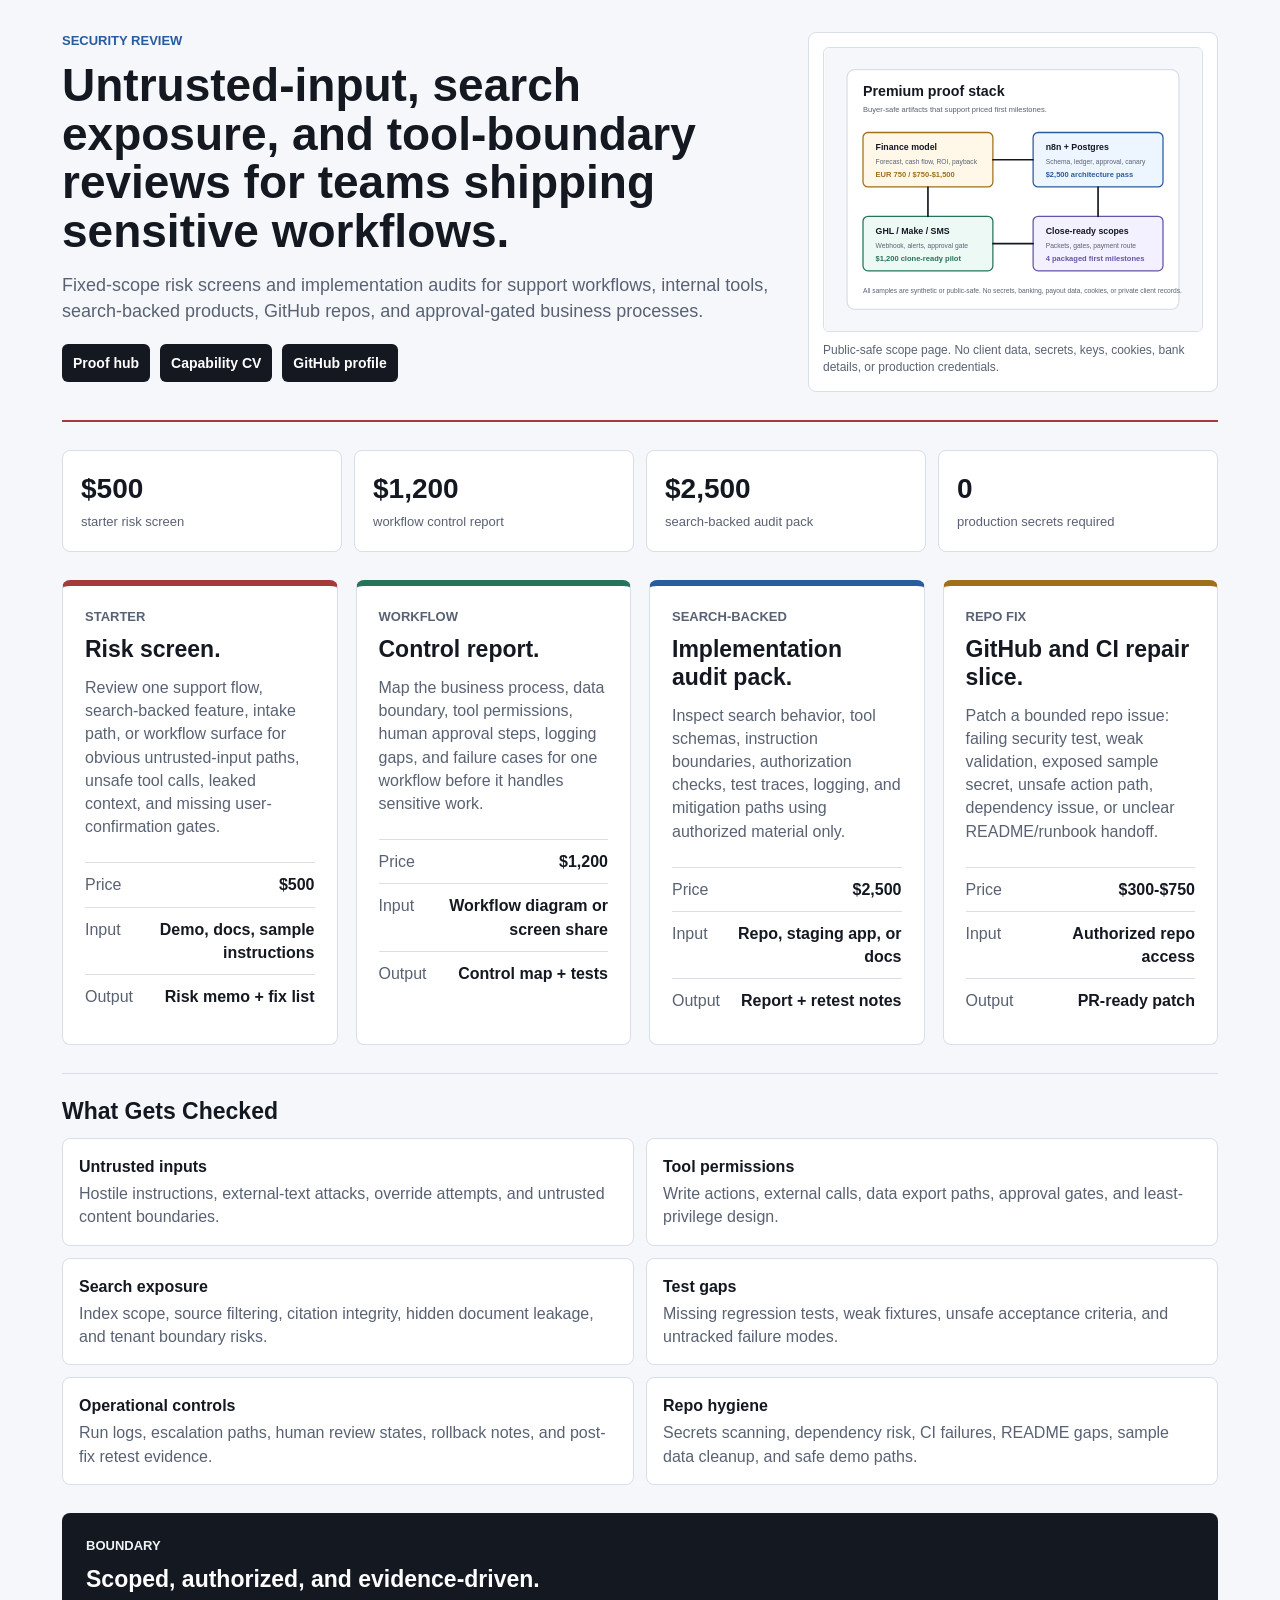
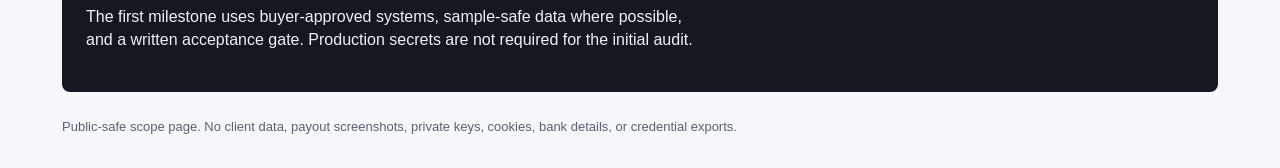
<file: security-audit.html>
<!doctype html>
<html lang="en">
  <head>
    <meta charset="utf-8">
    <meta name="viewport" content="width=device-width, initial-scale=1">
    <title>Security Review Scope</title>
    <meta name="description" content="Fixed-scope security reviews for untrusted inputs, tool boundaries, search exposure, test gaps, workflow controls, and GitHub implementation fixes.">
    <link rel="stylesheet" href="styles.css">
  </head>
  <body>
    <main class="page">
      <section class="hero security-hero">
        <div>
          <p class="eyebrow">Security review</p>
          <h1>Untrusted-input, search exposure, and tool-boundary reviews for teams shipping sensitive workflows.</h1>
          <p class="lead">
            Fixed-scope risk screens and implementation audits for support workflows,
            internal tools, search-backed products, GitHub repos, and approval-gated
            business processes.
          </p>
          <div class="hero-actions" aria-label="Security audit actions">
            <a href="index.html">Proof hub</a>
            <a href="business-systems-capability-cv.pdf">Capability CV</a>
            <a href="https://github.com/adliebe/adliebe">GitHub profile</a>
          </div>
        </div>
        <figure class="visual-proof">
          <img src="assets/premium-proof-map.svg" alt="Public-safe proof map for scoped operations, workflow controls, and reporting systems">
          <figcaption>Public-safe scope page. No client data, secrets, keys, cookies, bank details, or production credentials.</figcaption>
        </figure>
      </section>

      <section class="metric-row" aria-label="Security audit scope metrics">
        <div>
          <span class="metric">$500</span>
          <span class="label">starter risk screen</span>
        </div>
        <div>
          <span class="metric">$1,200</span>
          <span class="label">workflow control report</span>
        </div>
        <div>
          <span class="metric">$2,500</span>
          <span class="label">search-backed audit pack</span>
        </div>
        <div>
          <span class="metric">0</span>
          <span class="label">production secrets required</span>
        </div>
      </section>

      <section class="offer-grid" aria-label="Security review packages">
        <article class="proof-card security-card">
          <p class="tag">Starter</p>
          <h2>Risk screen.</h2>
          <p>
            Review one support flow, search-backed feature, intake path, or workflow surface for obvious
            untrusted-input paths, unsafe tool calls, leaked context, and missing user-confirmation gates.
          </p>
          <dl>
            <div><dt>Price</dt><dd>$500</dd></div>
            <div><dt>Input</dt><dd>Demo, docs, sample instructions</dd></div>
            <div><dt>Output</dt><dd>Risk memo + fix list</dd></div>
          </dl>
        </article>

        <article class="proof-card workflow-card">
          <p class="tag">Workflow</p>
          <h2>Control report.</h2>
          <p>
            Map the business process, data boundary, tool permissions, human approval steps,
            logging gaps, and failure cases for one workflow before it handles sensitive work.
          </p>
          <dl>
            <div><dt>Price</dt><dd>$1,200</dd></div>
            <div><dt>Input</dt><dd>Workflow diagram or screen share</dd></div>
            <div><dt>Output</dt><dd>Control map + tests</dd></div>
          </dl>
        </article>

        <article class="proof-card platform-card">
          <p class="tag">Search-backed</p>
          <h2>Implementation audit pack.</h2>
          <p>
            Inspect search behavior, tool schemas, instruction boundaries, authorization checks,
            test traces, logging, and mitigation paths using authorized material only.
          </p>
          <dl>
            <div><dt>Price</dt><dd>$2,500</dd></div>
            <div><dt>Input</dt><dd>Repo, staging app, or docs</dd></div>
            <div><dt>Output</dt><dd>Report + retest notes</dd></div>
          </dl>
        </article>

        <article class="proof-card finance-card">
          <p class="tag">Repo fix</p>
          <h2>GitHub and CI repair slice.</h2>
          <p>
            Patch a bounded repo issue: failing security test, weak validation, exposed sample secret,
            unsafe action path, dependency issue, or unclear README/runbook handoff.
          </p>
          <dl>
            <div><dt>Price</dt><dd>$300-$750</dd></div>
            <div><dt>Input</dt><dd>Authorized repo access</dd></div>
            <div><dt>Output</dt><dd>PR-ready patch</dd></div>
          </dl>
        </article>
      </section>

      <section class="proof-table" aria-label="Security audit checks">
        <h2>What Gets Checked</h2>
        <div class="table-grid">
          <p><strong>Untrusted inputs</strong><span>Hostile instructions, external-text attacks, override attempts, and untrusted content boundaries.</span></p>
          <p><strong>Tool permissions</strong><span>Write actions, external calls, data export paths, approval gates, and least-privilege design.</span></p>
          <p><strong>Search exposure</strong><span>Index scope, source filtering, citation integrity, hidden document leakage, and tenant boundary risks.</span></p>
          <p><strong>Test gaps</strong><span>Missing regression tests, weak fixtures, unsafe acceptance criteria, and untracked failure modes.</span></p>
          <p><strong>Operational controls</strong><span>Run logs, escalation paths, human review states, rollback notes, and post-fix retest evidence.</span></p>
          <p><strong>Repo hygiene</strong><span>Secrets scanning, dependency risk, CI failures, README gaps, sample data cleanup, and safe demo paths.</span></p>
        </div>
      </section>

      <section class="package-strip">
        <div>
          <p class="tag">Boundary</p>
          <h2>Scoped, authorized, and evidence-driven.</h2>
          <p>
            The first milestone uses buyer-approved systems, sample-safe data where possible,
            and a written acceptance gate. Production secrets are not required for the initial audit.
          </p>
        </div>
      </section>

      <footer>
        Public-safe scope page. No client data, payout screenshots, private keys, cookies,
        bank details, or credential exports.
      </footer>
    </main>
  </body>
</html>
</file>
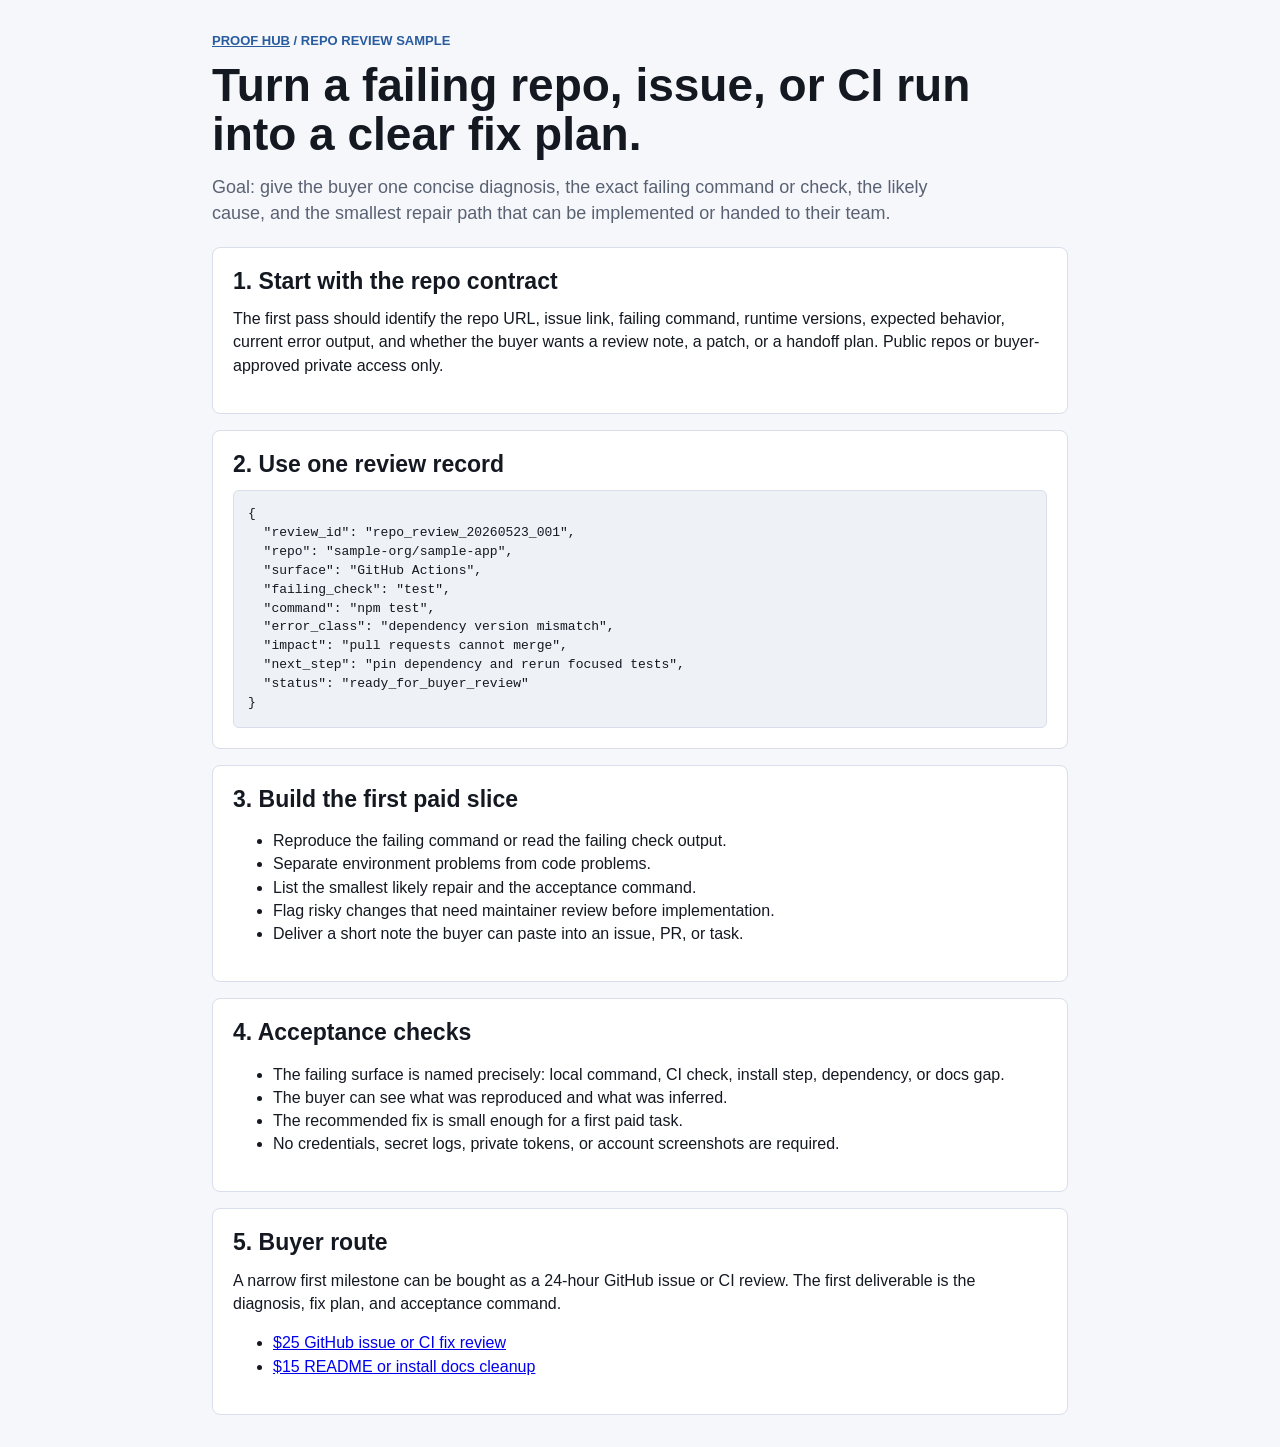
<file: tutorials/github-ci-fix-review.html>
<!doctype html>
<html lang="en">
  <head>
    <meta charset="utf-8">
    <meta name="viewport" content="width=device-width, initial-scale=1">
    <meta name="description" content="Written sample for a GitHub issue, install error, failing check, dependency blocker, or README handoff review.">
    <title>GitHub Issue And CI Fix Review</title>
    <link rel="stylesheet" href="../styles.css">
  </head>
  <body>
    <main class="page tutorial-page">
      <p class="eyebrow"><a href="../index.html">Proof hub</a> / Repo review sample</p>
      <h1>Turn a failing repo, issue, or CI run into a clear fix plan.</h1>
      <p class="lead">
        Goal: give the buyer one concise diagnosis, the exact failing command or check, the likely cause,
        and the smallest repair path that can be implemented or handed to their team.
      </p>

      <section class="tutorial-steps">
        <article>
          <h2>1. Start with the repo contract</h2>
          <p>
            The first pass should identify the repo URL, issue link, failing command, runtime versions,
            expected behavior, current error output, and whether the buyer wants a review note, a patch,
            or a handoff plan. Public repos or buyer-approved private access only.
          </p>
        </article>
        <article>
          <h2>2. Use one review record</h2>
          <pre><code>{
  "review_id": "repo_review_20260523_001",
  "repo": "sample-org/sample-app",
  "surface": "GitHub Actions",
  "failing_check": "test",
  "command": "npm test",
  "error_class": "dependency version mismatch",
  "impact": "pull requests cannot merge",
  "next_step": "pin dependency and rerun focused tests",
  "status": "ready_for_buyer_review"
}</code></pre>
        </article>
        <article>
          <h2>3. Build the first paid slice</h2>
          <ul>
            <li>Reproduce the failing command or read the failing check output.</li>
            <li>Separate environment problems from code problems.</li>
            <li>List the smallest likely repair and the acceptance command.</li>
            <li>Flag risky changes that need maintainer review before implementation.</li>
            <li>Deliver a short note the buyer can paste into an issue, PR, or task.</li>
          </ul>
        </article>
        <article>
          <h2>4. Acceptance checks</h2>
          <ul>
            <li>The failing surface is named precisely: local command, CI check, install step, dependency, or docs gap.</li>
            <li>The buyer can see what was reproduced and what was inferred.</li>
            <li>The recommended fix is small enough for a first paid task.</li>
            <li>No credentials, secret logs, private tokens, or account screenshots are required.</li>
          </ul>
        </article>
        <article>
          <h2>5. Buyer route</h2>
          <p>
            A narrow first milestone can be bought as a 24-hour GitHub issue or CI review.
            The first deliverable is the diagnosis, fix plan, and acceptance command.
          </p>
          <ul>
            <li><a href="https://www.freelancer.com/service/github/hour-github-issue-or-ci-fix-review?sb=t">$25 GitHub issue or CI fix review</a></li>
            <li><a href="https://www.freelancer.com/service/technical_writing/hour-readme-or-install-docs-cleanup?sb=t">$15 README or install docs cleanup</a></li>
          </ul>
        </article>
      </section>
    </main>
  </body>
</html>
</file>
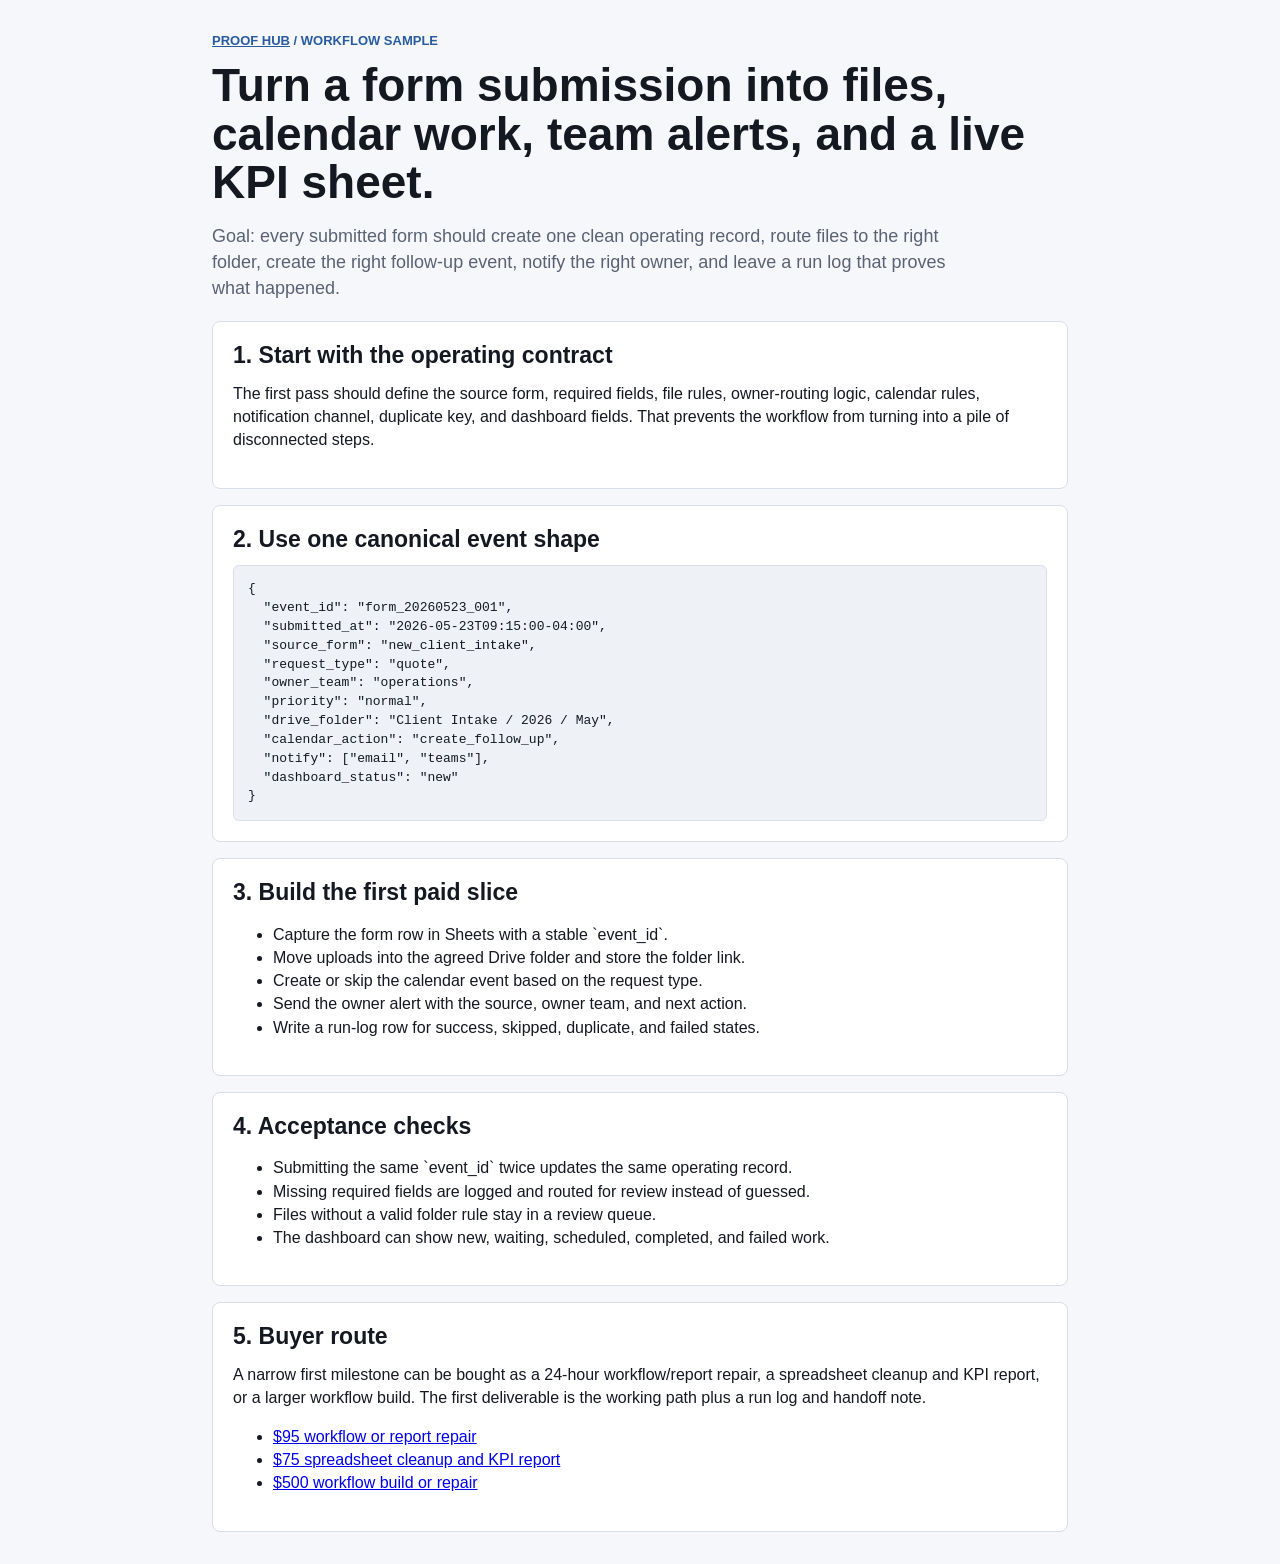
<file: tutorials/google-forms-drive-calendar-dashboard.html>
<!doctype html>
<html lang="en">
  <head>
    <meta charset="utf-8">
    <meta name="viewport" content="width=device-width, initial-scale=1">
    <meta name="description" content="Written workflow sample for Google Forms, Drive, Calendar, team alerts, and KPI dashboard handoff.">
    <title>Form to Dashboard Workflow Sample</title>
    <link rel="stylesheet" href="../styles.css">
  </head>
  <body>
    <main class="page tutorial-page">
      <p class="eyebrow"><a href="../index.html">Proof hub</a> / Workflow sample</p>
      <h1>Turn a form submission into files, calendar work, team alerts, and a live KPI sheet.</h1>
      <p class="lead">
        Goal: every submitted form should create one clean operating record, route files to the
        right folder, create the right follow-up event, notify the right owner, and leave a run log
        that proves what happened.
      </p>

      <section class="tutorial-steps">
        <article>
          <h2>1. Start with the operating contract</h2>
          <p>
            The first pass should define the source form, required fields, file rules, owner-routing
            logic, calendar rules, notification channel, duplicate key, and dashboard fields. That
            prevents the workflow from turning into a pile of disconnected steps.
          </p>
        </article>
        <article>
          <h2>2. Use one canonical event shape</h2>
          <pre><code>{
  "event_id": "form_20260523_001",
  "submitted_at": "2026-05-23T09:15:00-04:00",
  "source_form": "new_client_intake",
  "request_type": "quote",
  "owner_team": "operations",
  "priority": "normal",
  "drive_folder": "Client Intake / 2026 / May",
  "calendar_action": "create_follow_up",
  "notify": ["email", "teams"],
  "dashboard_status": "new"
}</code></pre>
        </article>
        <article>
          <h2>3. Build the first paid slice</h2>
          <ul>
            <li>Capture the form row in Sheets with a stable `event_id`.</li>
            <li>Move uploads into the agreed Drive folder and store the folder link.</li>
            <li>Create or skip the calendar event based on the request type.</li>
            <li>Send the owner alert with the source, owner team, and next action.</li>
            <li>Write a run-log row for success, skipped, duplicate, and failed states.</li>
          </ul>
        </article>
        <article>
          <h2>4. Acceptance checks</h2>
          <ul>
            <li>Submitting the same `event_id` twice updates the same operating record.</li>
            <li>Missing required fields are logged and routed for review instead of guessed.</li>
            <li>Files without a valid folder rule stay in a review queue.</li>
            <li>The dashboard can show new, waiting, scheduled, completed, and failed work.</li>
          </ul>
        </article>
        <article>
          <h2>5. Buyer route</h2>
          <p>
            A narrow first milestone can be bought as a 24-hour workflow/report repair, a spreadsheet
            cleanup and KPI report, or a larger workflow build. The first deliverable is the working
            path plus a run log and handoff note.
          </p>
          <ul>
            <li><a href="https://www.freelancer.com/service/excel_vba/hour-workflow-or-report-repair?sb=t">$95 workflow or report repair</a></li>
            <li><a href="https://www.freelancer.com/service/excel/hour-spreadsheet-cleanup-and-kpi-report?sb=t">$75 spreadsheet cleanup and KPI report</a></li>
            <li><a href="https://www.freelancer.com/service/zapier/hour-workflow-build-or-repair?sb=t">$500 workflow build or repair</a></li>
          </ul>
        </article>
      </section>
    </main>
  </body>
</html>
</file>
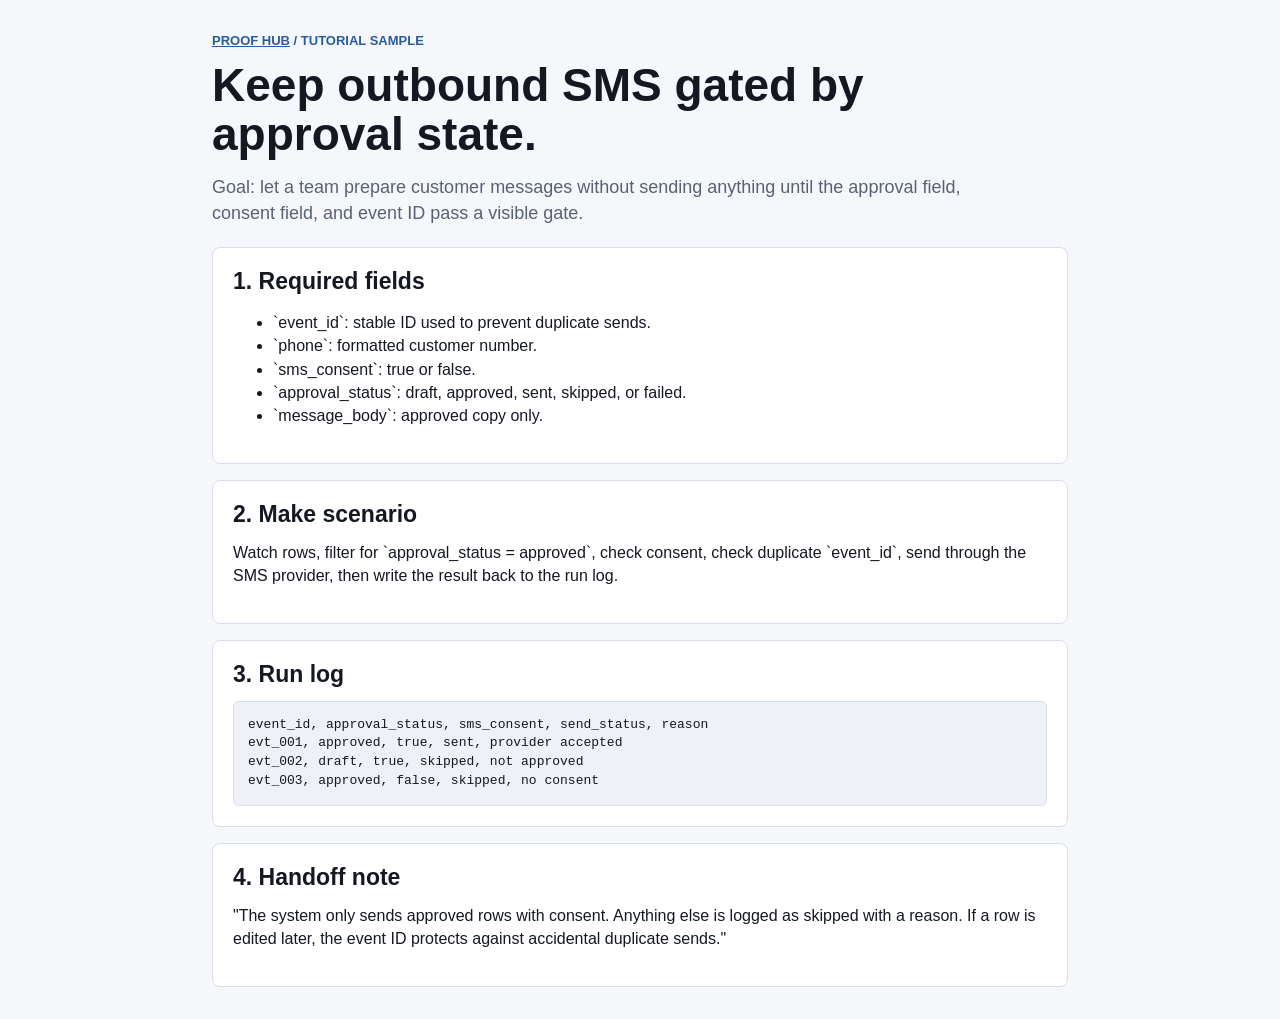
<file: tutorials/make-sms-approval-run-log.html>
<!doctype html>
<html lang="en">
  <head>
    <meta charset="utf-8">
    <meta name="viewport" content="width=device-width, initial-scale=1">
    <meta name="description" content="Written SaaS tutorial sample for Make SMS approval run logs.">
    <title>Make SMS Approval Run Log Tutorial</title>
    <link rel="stylesheet" href="../styles.css">
  </head>
  <body>
    <main class="page tutorial-page">
      <p class="eyebrow"><a href="../index.html">Proof hub</a> / Tutorial sample</p>
      <h1>Keep outbound SMS gated by approval state.</h1>
      <p class="lead">
        Goal: let a team prepare customer messages without sending anything until the approval field,
        consent field, and event ID pass a visible gate.
      </p>

      <section class="tutorial-steps">
        <article>
          <h2>1. Required fields</h2>
          <ul>
            <li>`event_id`: stable ID used to prevent duplicate sends.</li>
            <li>`phone`: formatted customer number.</li>
            <li>`sms_consent`: true or false.</li>
            <li>`approval_status`: draft, approved, sent, skipped, or failed.</li>
            <li>`message_body`: approved copy only.</li>
          </ul>
        </article>
        <article>
          <h2>2. Make scenario</h2>
          <p>
            Watch rows, filter for `approval_status = approved`, check consent, check duplicate
            `event_id`, send through the SMS provider, then write the result back to the run log.
          </p>
        </article>
        <article>
          <h2>3. Run log</h2>
          <pre><code>event_id, approval_status, sms_consent, send_status, reason
evt_001, approved, true, sent, provider accepted
evt_002, draft, true, skipped, not approved
evt_003, approved, false, skipped, no consent</code></pre>
        </article>
        <article>
          <h2>4. Handoff note</h2>
          <p>
            "The system only sends approved rows with consent. Anything else is logged as skipped with
            a reason. If a row is edited later, the event ID protects against accidental duplicate sends."
          </p>
        </article>
      </section>
    </main>
  </body>
</html>
</file>
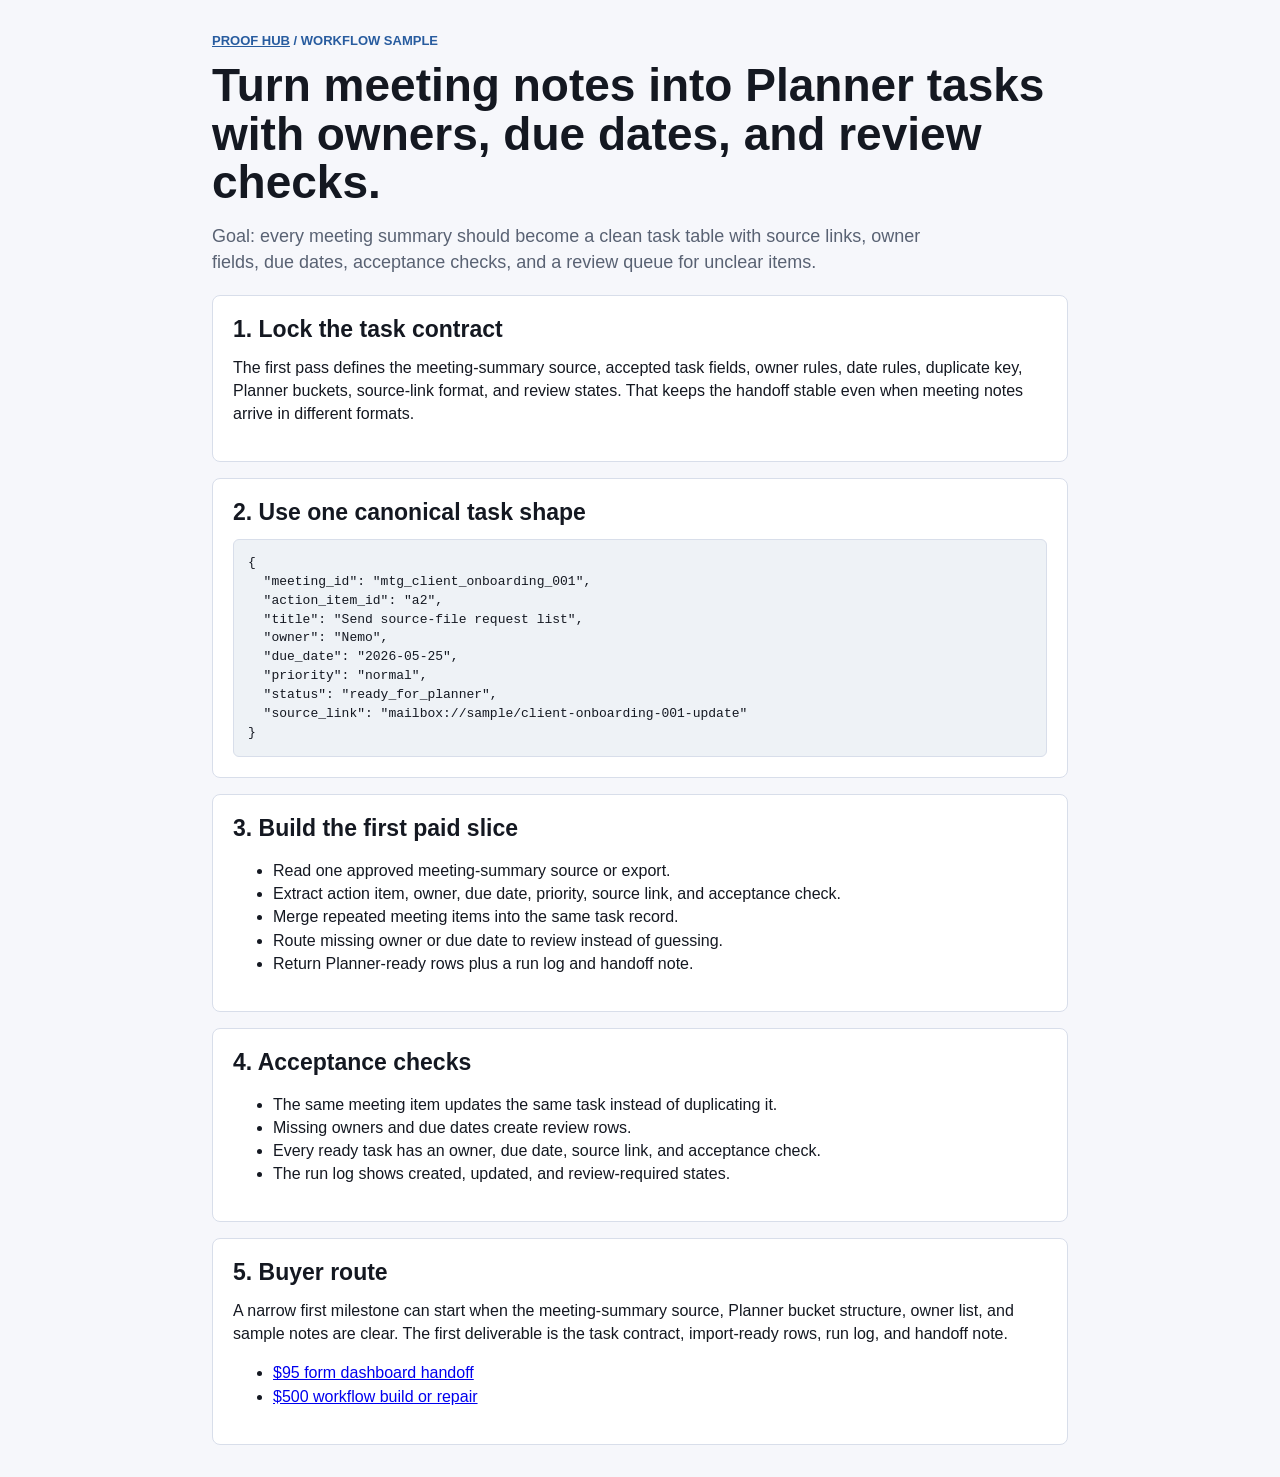
<file: tutorials/meeting-notes-planner-handoff.html>
<!doctype html>
<html lang="en">
  <head>
    <meta charset="utf-8">
    <meta name="viewport" content="width=device-width, initial-scale=1">
    <meta name="description" content="Written workflow sample for meeting summaries, Microsoft Planner task rows, owners, due dates, and review queues.">
    <title>Meeting Notes To Planner Task Handoff</title>
    <link rel="stylesheet" href="../styles.css">
  </head>
  <body>
    <main class="page tutorial-page">
      <p class="eyebrow"><a href="../index.html">Proof hub</a> / Workflow sample</p>
      <h1>Turn meeting notes into Planner tasks with owners, due dates, and review checks.</h1>
      <p class="lead">
        Goal: every meeting summary should become a clean task table with source links,
        owner fields, due dates, acceptance checks, and a review queue for unclear items.
      </p>

      <section class="tutorial-steps">
        <article>
          <h2>1. Lock the task contract</h2>
          <p>
            The first pass defines the meeting-summary source, accepted task fields,
            owner rules, date rules, duplicate key, Planner buckets, source-link format,
            and review states. That keeps the handoff stable even when meeting notes
            arrive in different formats.
          </p>
        </article>
        <article>
          <h2>2. Use one canonical task shape</h2>
          <pre><code>{
  "meeting_id": "mtg_client_onboarding_001",
  "action_item_id": "a2",
  "title": "Send source-file request list",
  "owner": "Nemo",
  "due_date": "2026-05-25",
  "priority": "normal",
  "status": "ready_for_planner",
  "source_link": "mailbox://sample/client-onboarding-001-update"
}</code></pre>
        </article>
        <article>
          <h2>3. Build the first paid slice</h2>
          <ul>
            <li>Read one approved meeting-summary source or export.</li>
            <li>Extract action item, owner, due date, priority, source link, and acceptance check.</li>
            <li>Merge repeated meeting items into the same task record.</li>
            <li>Route missing owner or due date to review instead of guessing.</li>
            <li>Return Planner-ready rows plus a run log and handoff note.</li>
          </ul>
        </article>
        <article>
          <h2>4. Acceptance checks</h2>
          <ul>
            <li>The same meeting item updates the same task instead of duplicating it.</li>
            <li>Missing owners and due dates create review rows.</li>
            <li>Every ready task has an owner, due date, source link, and acceptance check.</li>
            <li>The run log shows created, updated, and review-required states.</li>
          </ul>
        </article>
        <article>
          <h2>5. Buyer route</h2>
          <p>
            A narrow first milestone can start when the meeting-summary source, Planner bucket
            structure, owner list, and sample notes are clear. The first deliverable is the
            task contract, import-ready rows, run log, and handoff note.
          </p>
          <ul>
            <li><a href="https://www.freelancer.com/service/excel/hour-form-dashboard-handoff?sb=t">$95 form dashboard handoff</a></li>
            <li><a href="https://www.freelancer.com/service/zapier/hour-workflow-build-or-repair?sb=t">$500 workflow build or repair</a></li>
          </ul>
        </article>
      </section>
    </main>
  </body>
</html>
</file>
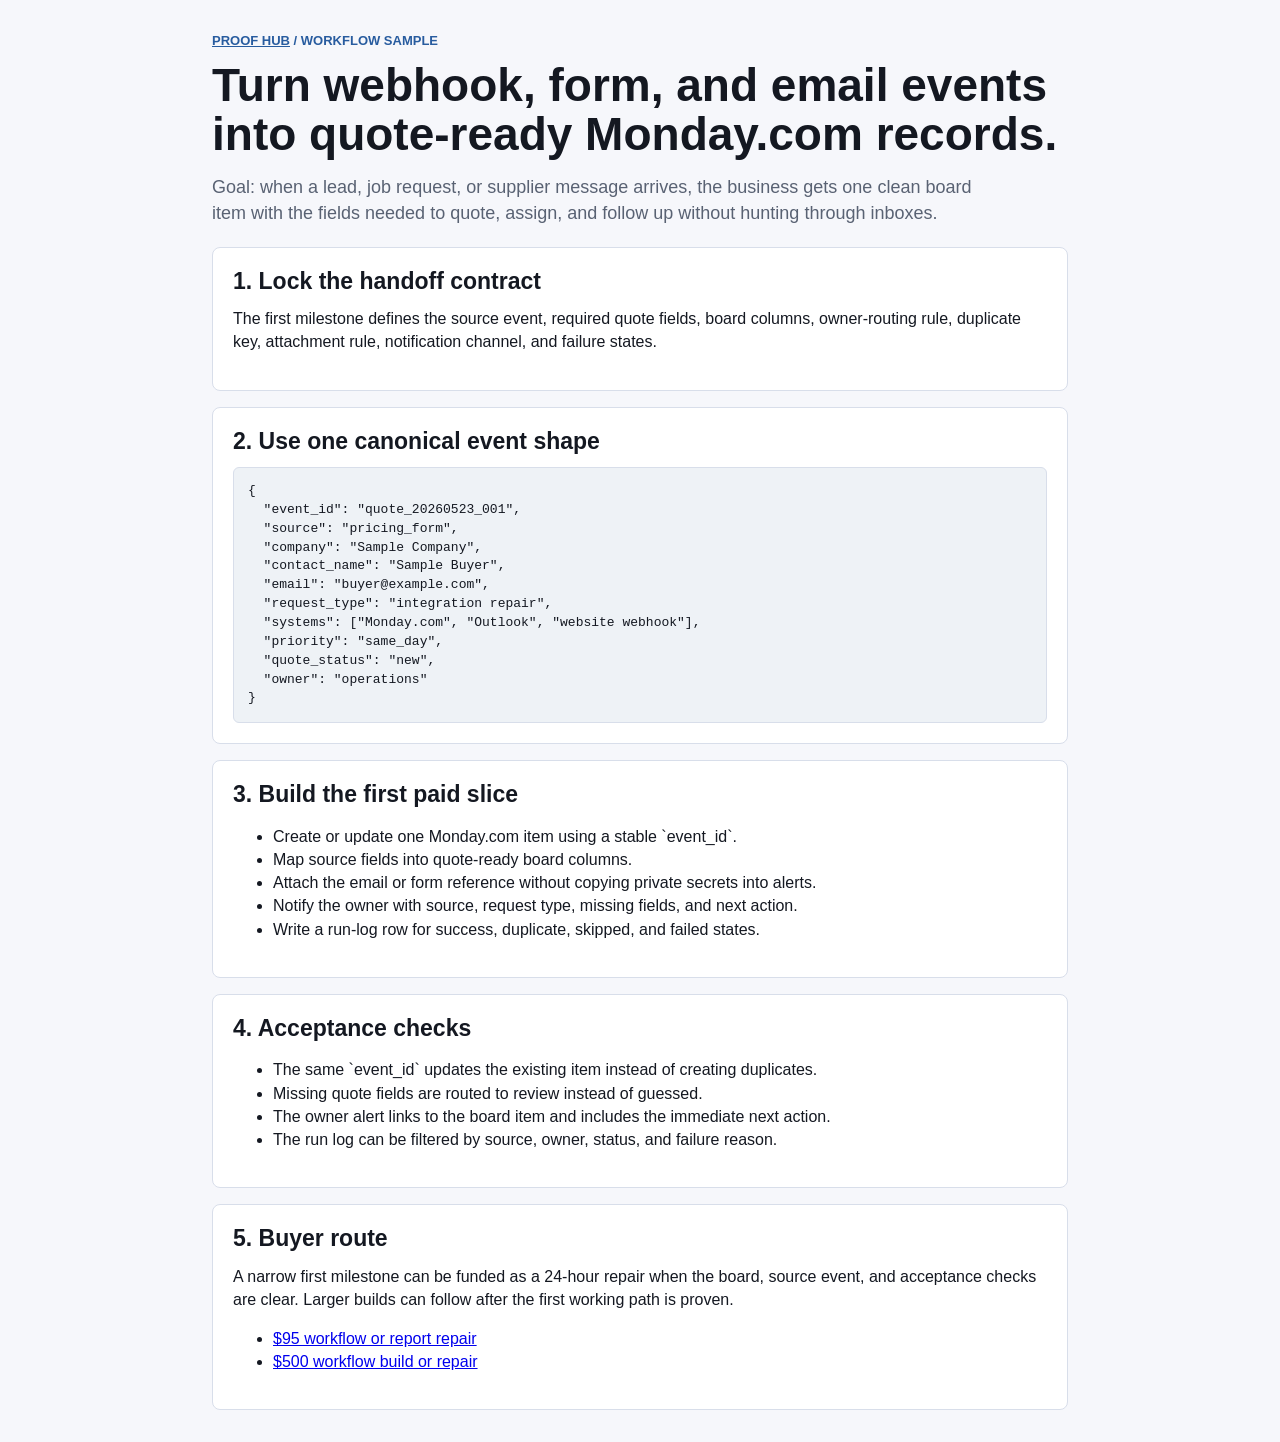
<file: tutorials/monday-webhook-email-to-quote.html>
<!doctype html>
<html lang="en">
  <head>
    <meta charset="utf-8">
    <meta name="viewport" content="width=device-width, initial-scale=1">
    <meta name="description" content="Written workflow sample for Monday.com, email-to-quote, webhook events, owner alerts, and quote-ready records.">
    <title>Monday.com Webhook To Quote Handoff</title>
    <link rel="stylesheet" href="../styles.css">
  </head>
  <body>
    <main class="page tutorial-page">
      <p class="eyebrow"><a href="../index.html">Proof hub</a> / Workflow sample</p>
      <h1>Turn webhook, form, and email events into quote-ready Monday.com records.</h1>
      <p class="lead">
        Goal: when a lead, job request, or supplier message arrives, the business gets one clean
        board item with the fields needed to quote, assign, and follow up without hunting through inboxes.
      </p>

      <section class="tutorial-steps">
        <article>
          <h2>1. Lock the handoff contract</h2>
          <p>
            The first milestone defines the source event, required quote fields, board columns,
            owner-routing rule, duplicate key, attachment rule, notification channel, and failure states.
          </p>
        </article>
        <article>
          <h2>2. Use one canonical event shape</h2>
          <pre><code>{
  "event_id": "quote_20260523_001",
  "source": "pricing_form",
  "company": "Sample Company",
  "contact_name": "Sample Buyer",
  "email": "buyer@example.com",
  "request_type": "integration repair",
  "systems": ["Monday.com", "Outlook", "website webhook"],
  "priority": "same_day",
  "quote_status": "new",
  "owner": "operations"
}</code></pre>
        </article>
        <article>
          <h2>3. Build the first paid slice</h2>
          <ul>
            <li>Create or update one Monday.com item using a stable `event_id`.</li>
            <li>Map source fields into quote-ready board columns.</li>
            <li>Attach the email or form reference without copying private secrets into alerts.</li>
            <li>Notify the owner with source, request type, missing fields, and next action.</li>
            <li>Write a run-log row for success, duplicate, skipped, and failed states.</li>
          </ul>
        </article>
        <article>
          <h2>4. Acceptance checks</h2>
          <ul>
            <li>The same `event_id` updates the existing item instead of creating duplicates.</li>
            <li>Missing quote fields are routed to review instead of guessed.</li>
            <li>The owner alert links to the board item and includes the immediate next action.</li>
            <li>The run log can be filtered by source, owner, status, and failure reason.</li>
          </ul>
        </article>
        <article>
          <h2>5. Buyer route</h2>
          <p>
            A narrow first milestone can be funded as a 24-hour repair when the board, source event,
            and acceptance checks are clear. Larger builds can follow after the first working path is proven.
          </p>
          <ul>
            <li><a href="https://www.freelancer.com/service/excel_vba/hour-workflow-or-report-repair?sb=t">$95 workflow or report repair</a></li>
            <li><a href="https://www.freelancer.com/service/zapier/hour-workflow-build-or-repair?sb=t">$500 workflow build or repair</a></li>
          </ul>
        </article>
      </section>
    </main>
  </body>
</html>
</file>
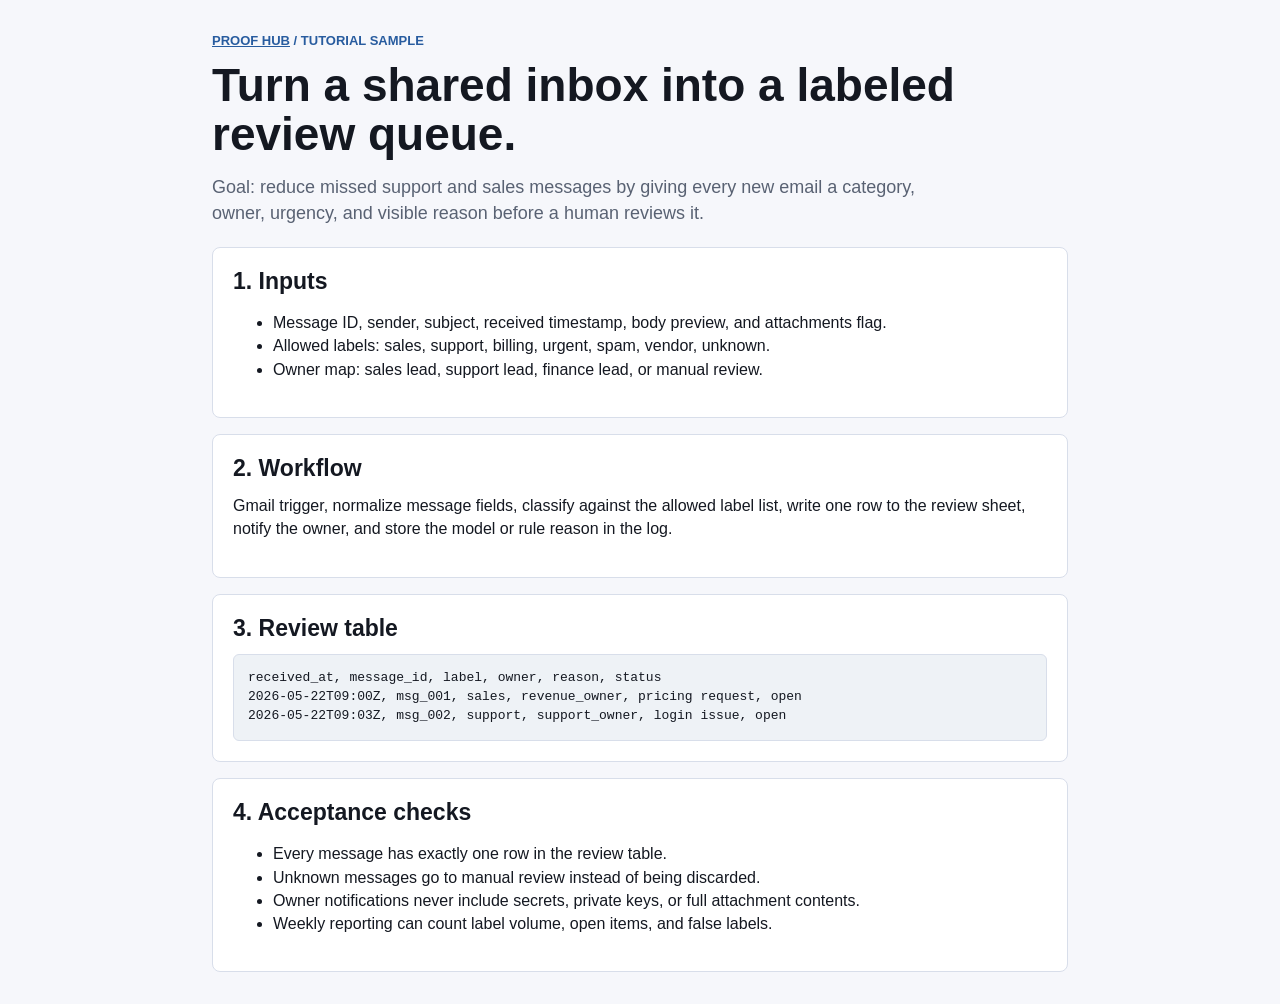
<file: tutorials/n8n-email-triage-workflow.html>
<!doctype html>
<html lang="en">
  <head>
    <meta charset="utf-8">
    <meta name="viewport" content="width=device-width, initial-scale=1">
    <meta name="description" content="Written SaaS tutorial sample for n8n email triage.">
    <title>n8n Email Triage Workflow Tutorial</title>
    <link rel="stylesheet" href="../styles.css">
  </head>
  <body>
    <main class="page tutorial-page">
      <p class="eyebrow"><a href="../index.html">Proof hub</a> / Tutorial sample</p>
      <h1>Turn a shared inbox into a labeled review queue.</h1>
      <p class="lead">
        Goal: reduce missed support and sales messages by giving every new email a category, owner,
        urgency, and visible reason before a human reviews it.
      </p>

      <section class="tutorial-steps">
        <article>
          <h2>1. Inputs</h2>
          <ul>
            <li>Message ID, sender, subject, received timestamp, body preview, and attachments flag.</li>
            <li>Allowed labels: sales, support, billing, urgent, spam, vendor, unknown.</li>
            <li>Owner map: sales lead, support lead, finance lead, or manual review.</li>
          </ul>
        </article>
        <article>
          <h2>2. Workflow</h2>
          <p>
            Gmail trigger, normalize message fields, classify against the allowed label list, write one
            row to the review sheet, notify the owner, and store the model or rule reason in the log.
          </p>
        </article>
        <article>
          <h2>3. Review table</h2>
          <pre><code>received_at, message_id, label, owner, reason, status
2026-05-22T09:00Z, msg_001, sales, revenue_owner, pricing request, open
2026-05-22T09:03Z, msg_002, support, support_owner, login issue, open</code></pre>
        </article>
        <article>
          <h2>4. Acceptance checks</h2>
          <ul>
            <li>Every message has exactly one row in the review table.</li>
            <li>Unknown messages go to manual review instead of being discarded.</li>
            <li>Owner notifications never include secrets, private keys, or full attachment contents.</li>
            <li>Weekly reporting can count label volume, open items, and false labels.</li>
          </ul>
        </article>
      </section>
    </main>
  </body>
</html>
</file>
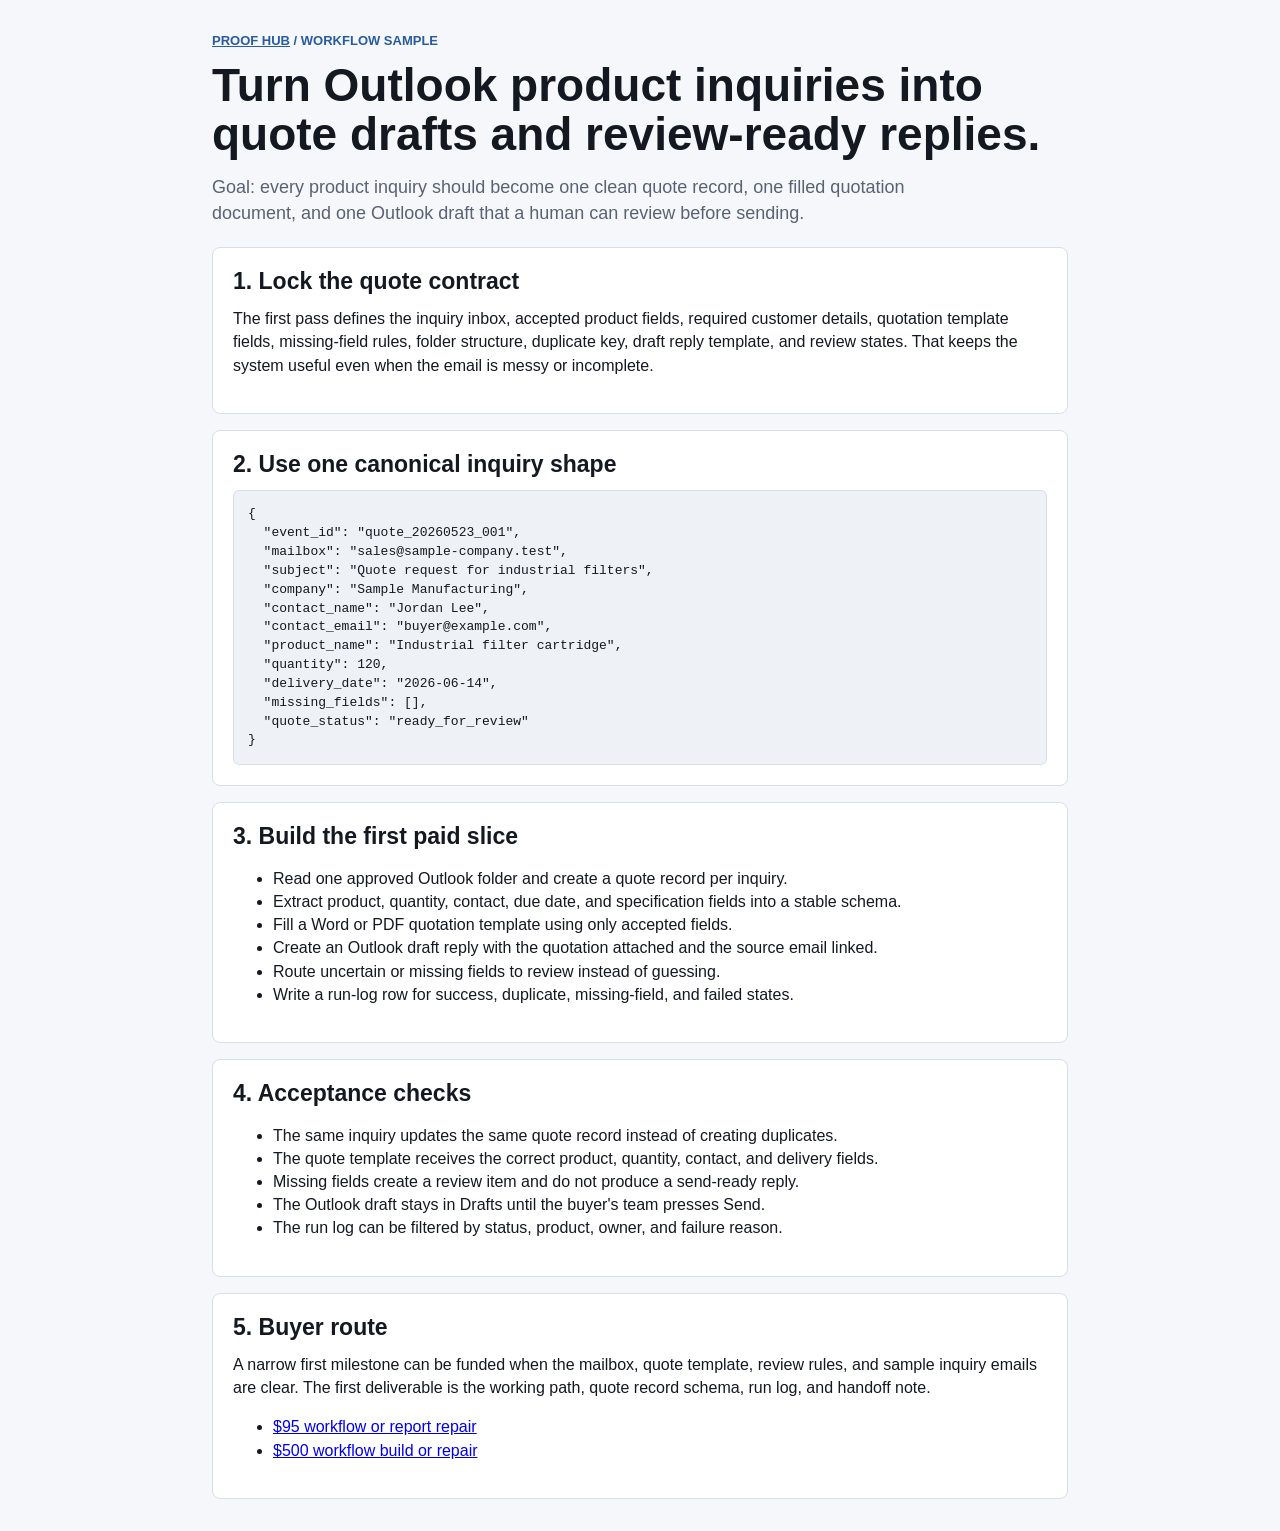
<file: tutorials/outlook-product-inquiry-to-quote.html>
<!doctype html>
<html lang="en">
  <head>
    <meta charset="utf-8">
    <meta name="viewport" content="width=device-width, initial-scale=1">
    <meta name="description" content="Written workflow sample for Outlook product inquiries, quotation templates, draft replies, and review queues.">
    <title>Outlook Product Inquiry To Quote Draft</title>
    <link rel="stylesheet" href="../styles.css">
  </head>
  <body>
    <main class="page tutorial-page">
      <p class="eyebrow"><a href="../index.html">Proof hub</a> / Workflow sample</p>
      <h1>Turn Outlook product inquiries into quote drafts and review-ready replies.</h1>
      <p class="lead">
        Goal: every product inquiry should become one clean quote record, one filled quotation
        document, and one Outlook draft that a human can review before sending.
      </p>

      <section class="tutorial-steps">
        <article>
          <h2>1. Lock the quote contract</h2>
          <p>
            The first pass defines the inquiry inbox, accepted product fields, required customer
            details, quotation template fields, missing-field rules, folder structure, duplicate key,
            draft reply template, and review states. That keeps the system useful even when the email
            is messy or incomplete.
          </p>
        </article>
        <article>
          <h2>2. Use one canonical inquiry shape</h2>
          <pre><code>{
  "event_id": "quote_20260523_001",
  "mailbox": "sales@sample-company.test",
  "subject": "Quote request for industrial filters",
  "company": "Sample Manufacturing",
  "contact_name": "Jordan Lee",
  "contact_email": "buyer@example.com",
  "product_name": "Industrial filter cartridge",
  "quantity": 120,
  "delivery_date": "2026-06-14",
  "missing_fields": [],
  "quote_status": "ready_for_review"
}</code></pre>
        </article>
        <article>
          <h2>3. Build the first paid slice</h2>
          <ul>
            <li>Read one approved Outlook folder and create a quote record per inquiry.</li>
            <li>Extract product, quantity, contact, due date, and specification fields into a stable schema.</li>
            <li>Fill a Word or PDF quotation template using only accepted fields.</li>
            <li>Create an Outlook draft reply with the quotation attached and the source email linked.</li>
            <li>Route uncertain or missing fields to review instead of guessing.</li>
            <li>Write a run-log row for success, duplicate, missing-field, and failed states.</li>
          </ul>
        </article>
        <article>
          <h2>4. Acceptance checks</h2>
          <ul>
            <li>The same inquiry updates the same quote record instead of creating duplicates.</li>
            <li>The quote template receives the correct product, quantity, contact, and delivery fields.</li>
            <li>Missing fields create a review item and do not produce a send-ready reply.</li>
            <li>The Outlook draft stays in Drafts until the buyer's team presses Send.</li>
            <li>The run log can be filtered by status, product, owner, and failure reason.</li>
          </ul>
        </article>
        <article>
          <h2>5. Buyer route</h2>
          <p>
            A narrow first milestone can be funded when the mailbox, quote template, review rules,
            and sample inquiry emails are clear. The first deliverable is the working path, quote
            record schema, run log, and handoff note.
          </p>
          <ul>
            <li><a href="https://www.freelancer.com/service/excel_vba/hour-workflow-or-report-repair?sb=t">$95 workflow or report repair</a></li>
            <li><a href="https://www.freelancer.com/service/zapier/hour-workflow-build-or-repair?sb=t">$500 workflow build or repair</a></li>
          </ul>
        </article>
      </section>
    </main>
  </body>
</html>
</file>
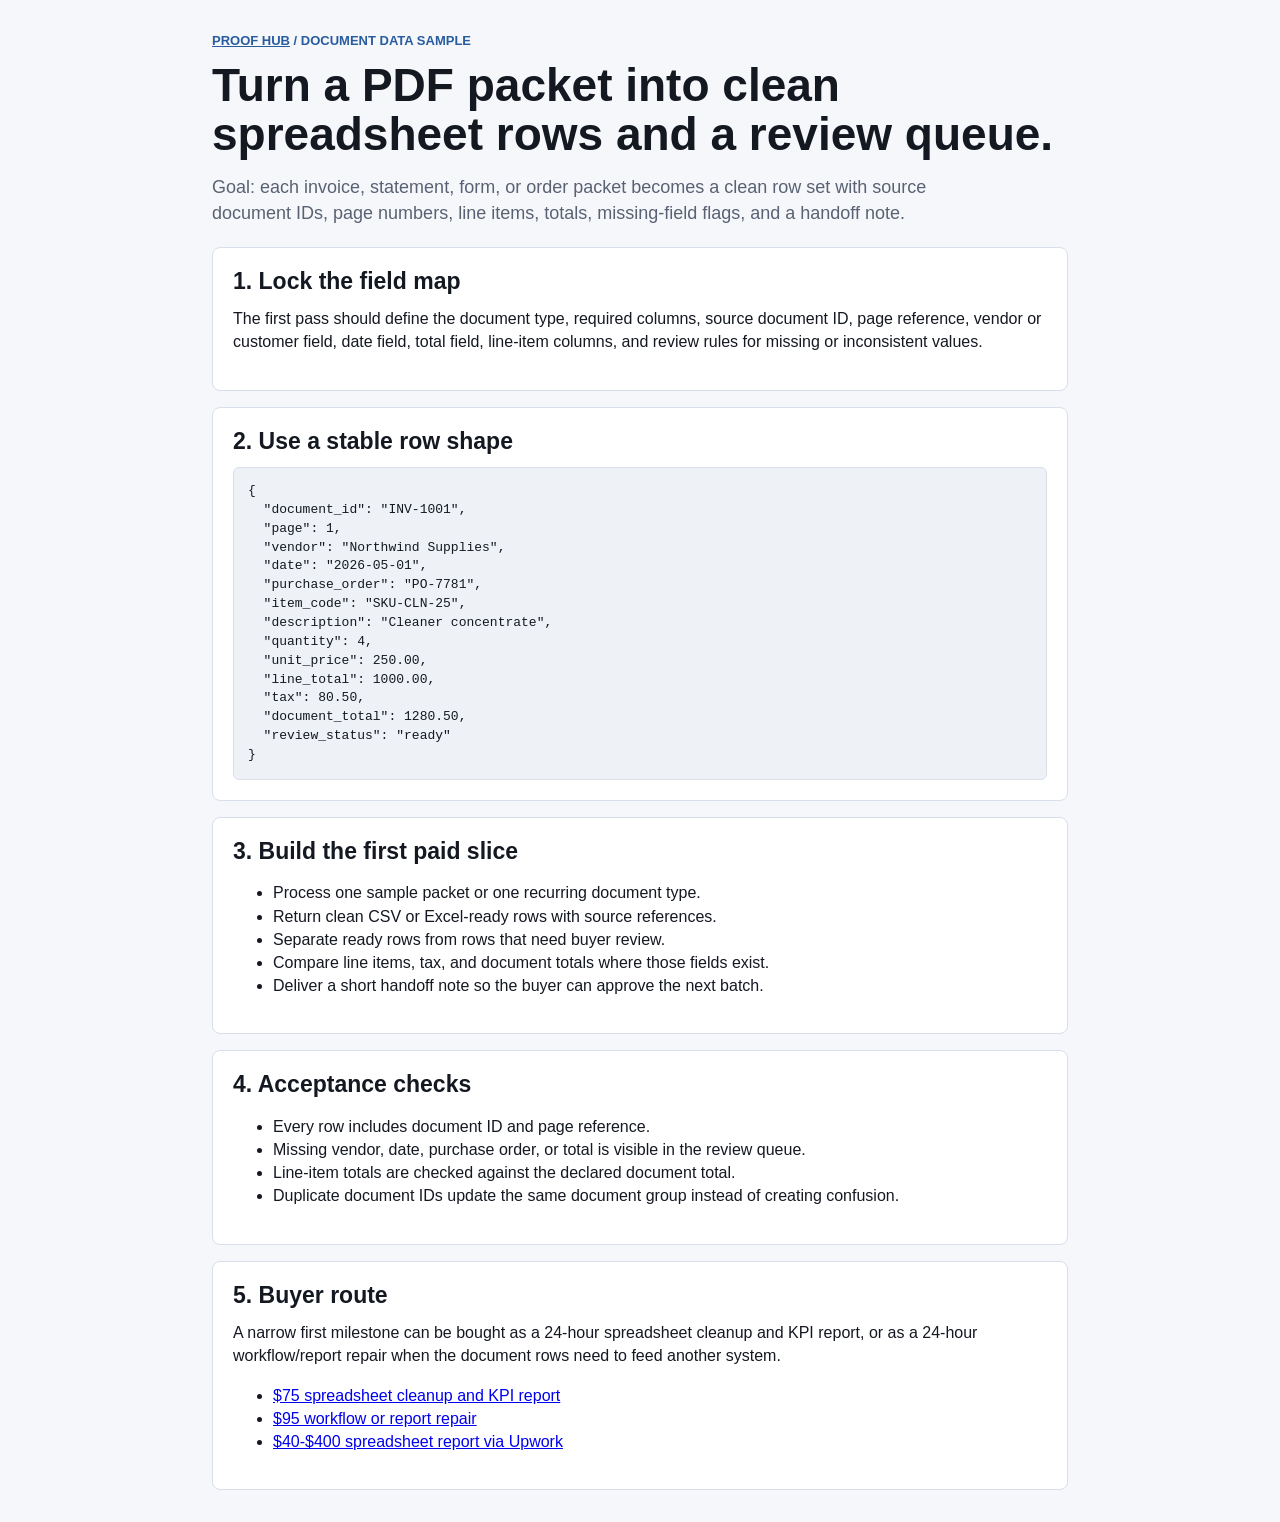
<file: tutorials/pdf-to-spreadsheet-extraction.html>
<!doctype html>
<html lang="en">
  <head>
    <meta charset="utf-8">
    <meta name="viewport" content="width=device-width, initial-scale=1">
    <meta name="description" content="Document packet to spreadsheet sample for invoices, statements, forms, orders, review queues, and KPI-ready rows.">
    <title>PDF To Spreadsheet Sample</title>
    <link rel="stylesheet" href="../styles.css">
  </head>
  <body>
    <main class="page tutorial-page">
      <p class="eyebrow"><a href="../index.html">Proof hub</a> / Document data sample</p>
      <h1>Turn a PDF packet into clean spreadsheet rows and a review queue.</h1>
      <p class="lead">
        Goal: each invoice, statement, form, or order packet becomes a clean row set with source
        document IDs, page numbers, line items, totals, missing-field flags, and a handoff note.
      </p>

      <section class="tutorial-steps">
        <article>
          <h2>1. Lock the field map</h2>
          <p>
            The first pass should define the document type, required columns, source document ID,
            page reference, vendor or customer field, date field, total field, line-item columns,
            and review rules for missing or inconsistent values.
          </p>
        </article>
        <article>
          <h2>2. Use a stable row shape</h2>
          <pre><code>{
  "document_id": "INV-1001",
  "page": 1,
  "vendor": "Northwind Supplies",
  "date": "2026-05-01",
  "purchase_order": "PO-7781",
  "item_code": "SKU-CLN-25",
  "description": "Cleaner concentrate",
  "quantity": 4,
  "unit_price": 250.00,
  "line_total": 1000.00,
  "tax": 80.50,
  "document_total": 1280.50,
  "review_status": "ready"
}</code></pre>
        </article>
        <article>
          <h2>3. Build the first paid slice</h2>
          <ul>
            <li>Process one sample packet or one recurring document type.</li>
            <li>Return clean CSV or Excel-ready rows with source references.</li>
            <li>Separate ready rows from rows that need buyer review.</li>
            <li>Compare line items, tax, and document totals where those fields exist.</li>
            <li>Deliver a short handoff note so the buyer can approve the next batch.</li>
          </ul>
        </article>
        <article>
          <h2>4. Acceptance checks</h2>
          <ul>
            <li>Every row includes document ID and page reference.</li>
            <li>Missing vendor, date, purchase order, or total is visible in the review queue.</li>
            <li>Line-item totals are checked against the declared document total.</li>
            <li>Duplicate document IDs update the same document group instead of creating confusion.</li>
          </ul>
        </article>
        <article>
          <h2>5. Buyer route</h2>
          <p>
            A narrow first milestone can be bought as a 24-hour spreadsheet cleanup and KPI report,
            or as a 24-hour workflow/report repair when the document rows need to feed another system.
          </p>
          <ul>
            <li><a href="https://www.freelancer.com/service/excel/hour-spreadsheet-cleanup-and-kpi-report?sb=t">$75 spreadsheet cleanup and KPI report</a></li>
            <li><a href="https://www.freelancer.com/service/excel_vba/hour-workflow-or-report-repair?sb=t">$95 workflow or report repair</a></li>
            <li><a href="https://www.upwork.com/services/product/marketing-a-cleaned-lead-list-with-a-weekly-sales-report-2057587050076830753">$40-$400 spreadsheet report via Upwork</a></li>
          </ul>
        </article>
      </section>
    </main>
  </body>
</html>
</file>
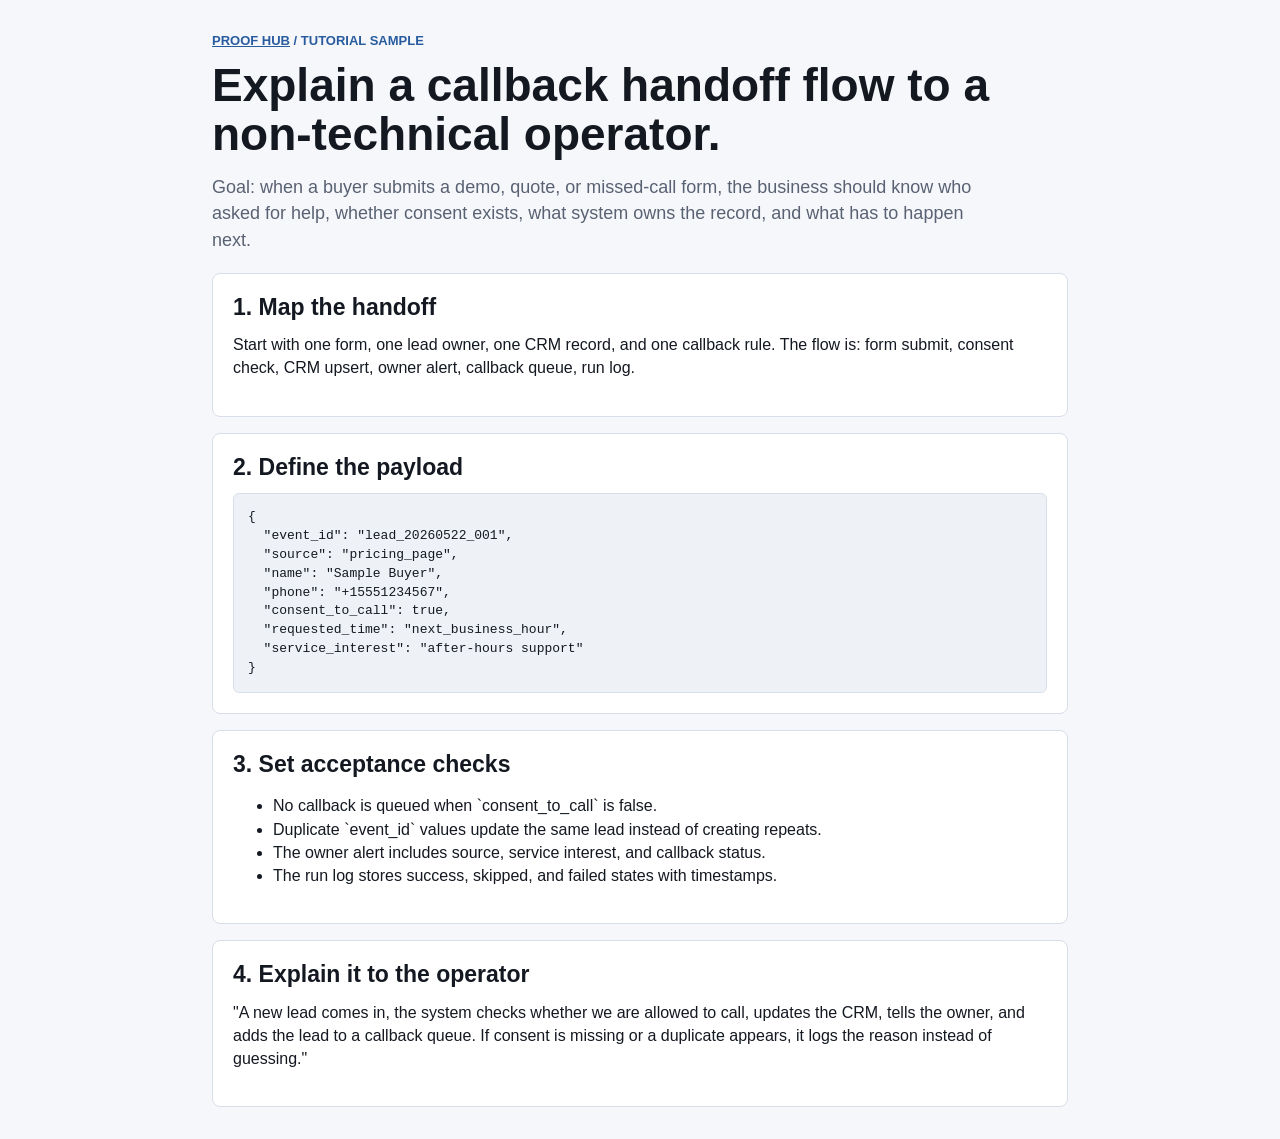
<file: tutorials/webhook-callback-lead-routing.html>
<!doctype html>
<html lang="en">
  <head>
    <meta charset="utf-8">
    <meta name="viewport" content="width=device-width, initial-scale=1">
    <meta name="description" content="Written SaaS tutorial sample for webhook callback lead routing.">
    <title>Webhook Callback Lead Routing Tutorial</title>
    <link rel="stylesheet" href="../styles.css">
  </head>
  <body>
    <main class="page tutorial-page">
      <p class="eyebrow"><a href="../index.html">Proof hub</a> / Tutorial sample</p>
      <h1>Explain a callback handoff flow to a non-technical operator.</h1>
      <p class="lead">
        Goal: when a buyer submits a demo, quote, or missed-call form, the business should know who
        asked for help, whether consent exists, what system owns the record, and what has to happen next.
      </p>

      <section class="tutorial-steps">
        <article>
          <h2>1. Map the handoff</h2>
          <p>
            Start with one form, one lead owner, one CRM record, and one callback rule. The flow is:
            form submit, consent check, CRM upsert, owner alert, callback queue, run log.
          </p>
        </article>
        <article>
          <h2>2. Define the payload</h2>
          <pre><code>{
  "event_id": "lead_20260522_001",
  "source": "pricing_page",
  "name": "Sample Buyer",
  "phone": "+15551234567",
  "consent_to_call": true,
  "requested_time": "next_business_hour",
  "service_interest": "after-hours support"
}</code></pre>
        </article>
        <article>
          <h2>3. Set acceptance checks</h2>
          <ul>
            <li>No callback is queued when `consent_to_call` is false.</li>
            <li>Duplicate `event_id` values update the same lead instead of creating repeats.</li>
            <li>The owner alert includes source, service interest, and callback status.</li>
            <li>The run log stores success, skipped, and failed states with timestamps.</li>
          </ul>
        </article>
        <article>
          <h2>4. Explain it to the operator</h2>
          <p>
            "A new lead comes in, the system checks whether we are allowed to call, updates the CRM,
            tells the owner, and adds the lead to a callback queue. If consent is missing or a duplicate
            appears, it logs the reason instead of guessing."
          </p>
        </article>
      </section>
    </main>
  </body>
</html>
</file>
<file: styles.css>
:root {
  --ink: #141821;
  --muted: #596273;
  --line: #d8deea;
  --paper: #f6f7fb;
  --panel: #ffffff;
  --blue: #285c9f;
  --green: #26735b;
  --gold: #a06f1a;
  --red: #a33b3b;
  --violet: #6653a6;
}

* {
  box-sizing: border-box;
}

body {
  margin: 0;
  color: var(--ink);
  background: var(--paper);
  font-family: Arial, Helvetica, sans-serif;
  line-height: 1.45;
  overflow-x: hidden;
}

.page {
  width: 100%;
  max-width: 1220px;
  margin: 0 auto;
  padding: 32px;
  overflow-x: hidden;
}

.hero {
  display: grid;
  grid-template-columns: minmax(0, 1fr) minmax(300px, 410px);
  gap: 30px;
  align-items: stretch;
  padding-bottom: 28px;
  border-bottom: 2px solid var(--ink);
}

.hero > * {
  min-width: 0;
}

.eyebrow,
.tag {
  margin: 0 0 10px;
  color: var(--blue);
  font-size: 13px;
  font-weight: 700;
  letter-spacing: 0;
  text-transform: uppercase;
}

h1,
h2,
p {
  margin-top: 0;
}

h1 {
  max-width: 850px;
  margin-bottom: 16px;
  font-size: 46px;
  line-height: 1.06;
  letter-spacing: 0;
  overflow-wrap: break-word;
}

h2 {
  margin-bottom: 12px;
  font-size: 23px;
  line-height: 1.2;
  letter-spacing: 0;
}

.lead {
  max-width: 760px;
  margin-bottom: 20px;
  color: var(--muted);
  font-size: 18px;
}

.hero-actions {
  display: flex;
  flex-wrap: wrap;
  gap: 10px;
}

.hero-actions a,
.hero-actions span {
  padding: 9px 11px;
  color: white;
  background: var(--ink);
  border-radius: 6px;
  font-size: 14px;
  font-weight: 700;
  text-decoration: none;
}

.buyer-hero {
  align-items: start;
}

.buyer-aside {
  padding: 22px;
}

.buyer-aside h2 {
  margin-bottom: 14px;
}

.buyer-aside ul,
.checkout-list {
  margin: 0;
  padding-left: 20px;
}

.buyer-aside li,
.checkout-list li {
  margin-bottom: 10px;
}

.offer-grid {
  display: grid;
  grid-template-columns: repeat(4, minmax(0, 1fr));
  gap: 18px;
  margin-top: 28px;
}

.proof-card a,
.checkout-list a {
  color: inherit;
  font-weight: 700;
}

.checkout-list {
  columns: 2;
}

.visual-proof {
  width: 100%;
  max-width: 100%;
  min-width: 0;
  margin: 0;
  padding: 14px;
  background: var(--panel);
  border: 1px solid var(--line);
  border-radius: 8px;
  overflow: hidden;
}

.visual-proof img {
  display: block;
  min-width: 0;
  max-width: 100%;
  width: 100%;
  aspect-ratio: 4 / 3;
  object-fit: cover;
  border: 1px solid var(--line);
  border-radius: 6px;
}

.visual-proof figcaption {
  margin-top: 10px;
  color: var(--muted);
  font-size: 12px;
}

.metric-row {
  display: grid;
  grid-template-columns: repeat(4, minmax(0, 1fr));
  gap: 12px;
  margin: 28px 0;
}

.catalog-strip {
  display: grid;
  grid-template-columns: minmax(0, 1fr) minmax(300px, 470px);
  gap: 20px;
  align-items: center;
  margin: 28px 0;
  padding: 22px;
  background: var(--panel);
  border: 1px solid var(--line);
  border-radius: 8px;
}

.starter-strip {
  display: grid;
  grid-template-columns: minmax(0, 0.9fr) minmax(420px, 1.1fr);
  gap: 22px;
  align-items: stretch;
  margin: 28px 0;
  padding: 22px;
  background: #ffffff;
  border: 1px solid var(--line);
  border-left: 6px solid var(--green);
  border-radius: 8px;
}

.starter-strip p {
  color: var(--muted);
}

.starter-grid {
  display: grid;
  grid-template-columns: repeat(4, minmax(0, 1fr));
  gap: 12px;
}

.starter-grid article {
  min-height: 150px;
  padding: 16px;
  background: var(--paper);
  border: 1px solid var(--line);
  border-radius: 8px;
}

.starter-grid strong,
.starter-grid span {
  display: block;
}

.starter-grid strong {
  margin-bottom: 6px;
  font-size: 28px;
}

.starter-grid span {
  margin-bottom: 8px;
  font-weight: 800;
}

.starter-grid p {
  margin-bottom: 0;
  font-size: 14px;
}

.catalog-strip p {
  margin-bottom: 0;
  color: var(--muted);
}

.catalog-actions {
  display: grid;
  gap: 10px;
}

.catalog-actions a {
  display: grid;
  gap: 3px;
  padding: 14px;
  color: var(--ink);
  background: var(--paper);
  border: 1px solid var(--line);
  border-radius: 8px;
  text-decoration: none;
}

.catalog-actions strong {
  font-size: 15px;
}

.catalog-actions span {
  color: var(--green);
  font-size: 13px;
  font-weight: 800;
}

.metric-row div {
  padding: 18px;
  background: var(--panel);
  border: 1px solid var(--line);
  border-radius: 8px;
}

.metric {
  display: block;
  font-size: 28px;
  font-weight: 800;
}

.label {
  color: var(--muted);
  font-size: 13px;
}

.proof-grid {
  display: grid;
  grid-template-columns: repeat(3, minmax(0, 1fr));
  gap: 18px;
}

.proof-card {
  min-width: 0;
  min-height: 374px;
  padding: 22px;
  background: var(--panel);
  border: 1px solid var(--line);
  border-radius: 8px;
}

.proof-card p {
  color: var(--muted);
}

.finance-card {
  border-top: 6px solid var(--gold);
}

.platform-card {
  border-top: 6px solid var(--blue);
}

.workflow-card {
  border-top: 6px solid var(--green);
}

.security-card {
  border-top: 6px solid var(--red);
}

.api-card {
  border-top: 6px solid var(--violet);
}

.security-hero {
  border-bottom-color: var(--red);
}

dl {
  margin: 24px 0 0;
}

dl div {
  display: flex;
  justify-content: space-between;
  gap: 16px;
  padding: 10px 0;
  border-top: 1px solid var(--line);
}

dt {
  color: var(--muted);
}

dd {
  margin: 0;
  font-weight: 800;
  text-align: right;
}

.workflow {
  display: grid;
  grid-template-columns: 1fr 28px 1fr 28px 1fr 28px 1fr;
  gap: 12px;
  align-items: center;
  margin: 28px 0;
}

.flow-step {
  min-height: 142px;
  padding: 16px;
  background: var(--panel);
  border: 1px solid var(--line);
  border-radius: 8px;
}

.flow-step span {
  display: inline-grid;
  width: 28px;
  height: 28px;
  place-items: center;
  margin-bottom: 12px;
  color: white;
  background: var(--violet);
  border-radius: 50%;
  font-weight: 700;
}

.flow-step strong {
  display: block;
  margin-bottom: 6px;
  font-size: 18px;
}

.flow-step p {
  margin-bottom: 0;
  color: var(--muted);
  font-size: 14px;
}

.flow-line {
  height: 2px;
  background: var(--ink);
}

.package-strip {
  display: grid;
  grid-template-columns: minmax(0, 1fr) 470px;
  gap: 24px;
  margin-top: 28px;
  padding: 24px;
  color: white;
  background: var(--ink);
  border-radius: 8px;
}

.profile-strip {
  display: grid;
  grid-template-columns: minmax(0, 1fr) 430px;
  gap: 24px;
  margin: 28px 0;
  padding: 24px;
  background: #ffffff;
  border: 1px solid var(--line);
  border-radius: 8px;
}

.profile-strip p {
  max-width: 760px;
}

.profile-strip ul {
  margin: 0;
  padding-left: 20px;
  color: var(--muted);
}

.profile-strip li + li {
  margin-top: 8px;
}

.package-strip p,
.package-strip li {
  color: #eef2f6;
}

.package-strip ul {
  margin: 0;
  padding-left: 20px;
}

.proof-table {
  margin-top: 28px;
  padding-top: 24px;
  border-top: 1px solid var(--line);
}

.tutorial-strip {
  display: grid;
  grid-template-columns: minmax(0, 0.9fr) minmax(360px, 1.1fr);
  gap: 22px;
  margin: 28px 0;
  padding: 24px;
  background: var(--panel);
  border: 1px solid var(--line);
  border-radius: 8px;
}

.tutorial-list {
  display: grid;
  gap: 10px;
}

.tutorial-list a {
  display: block;
  padding: 14px;
  color: var(--ink);
  text-decoration: none;
  border: 1px solid var(--line);
  border-radius: 8px;
}

.tutorial-list strong,
.tutorial-list span {
  display: block;
}

.tutorial-list span {
  margin-top: 4px;
  color: var(--muted);
}

.tutorial-page {
  max-width: 920px;
}

.tutorial-page .eyebrow a {
  color: var(--blue);
}

.tutorial-steps {
  display: grid;
  gap: 16px;
}

.tutorial-steps article {
  padding: 20px;
  background: var(--panel);
  border: 1px solid var(--line);
  border-radius: 8px;
}

.tutorial-steps pre {
  margin: 0;
  padding: 14px;
  overflow-x: auto;
  background: #eef2f6;
  border: 1px solid var(--line);
  border-radius: 6px;
}

.table-grid {
  display: grid;
  grid-template-columns: repeat(2, minmax(0, 1fr));
  gap: 12px;
}

.table-grid p {
  margin: 0;
  padding: 16px;
  background: var(--panel);
  border: 1px solid var(--line);
  border-radius: 8px;
}

.table-grid strong {
  display: block;
  margin-bottom: 4px;
}

.table-grid span {
  color: var(--muted);
}

footer {
  margin-top: 26px;
  color: var(--muted);
  font-size: 13px;
}

@media (max-width: 920px) {
  .page {
    padding: 20px;
  }

  .hero,
  .proof-grid,
  .offer-grid,
  .metric-row,
  .starter-strip,
  .catalog-strip,
  .profile-strip,
  .package-strip,
  .tutorial-strip,
  .table-grid {
    grid-template-columns: 1fr;
  }

  .starter-grid {
    grid-template-columns: 1fr;
  }

  .checkout-list {
    columns: 1;
  }

  h1 {
    font-size: 34px;
  }

  .workflow {
    grid-template-columns: 1fr;
  }

  .flow-line {
    display: none;
  }
}

@media (max-width: 520px) {
  .page {
    max-width: 390px;
    margin: 0;
    padding: 20px;
  }

  h1 {
    font-size: 28px;
    overflow-wrap: anywhere;
  }

  h2 {
    font-size: 21px;
  }

  .lead {
    font-size: 16px;
  }

  .hero-actions a {
    max-width: 100%;
  }

  .visual-proof {
    max-width: calc(100vw - 40px);
  }
}
</file>
